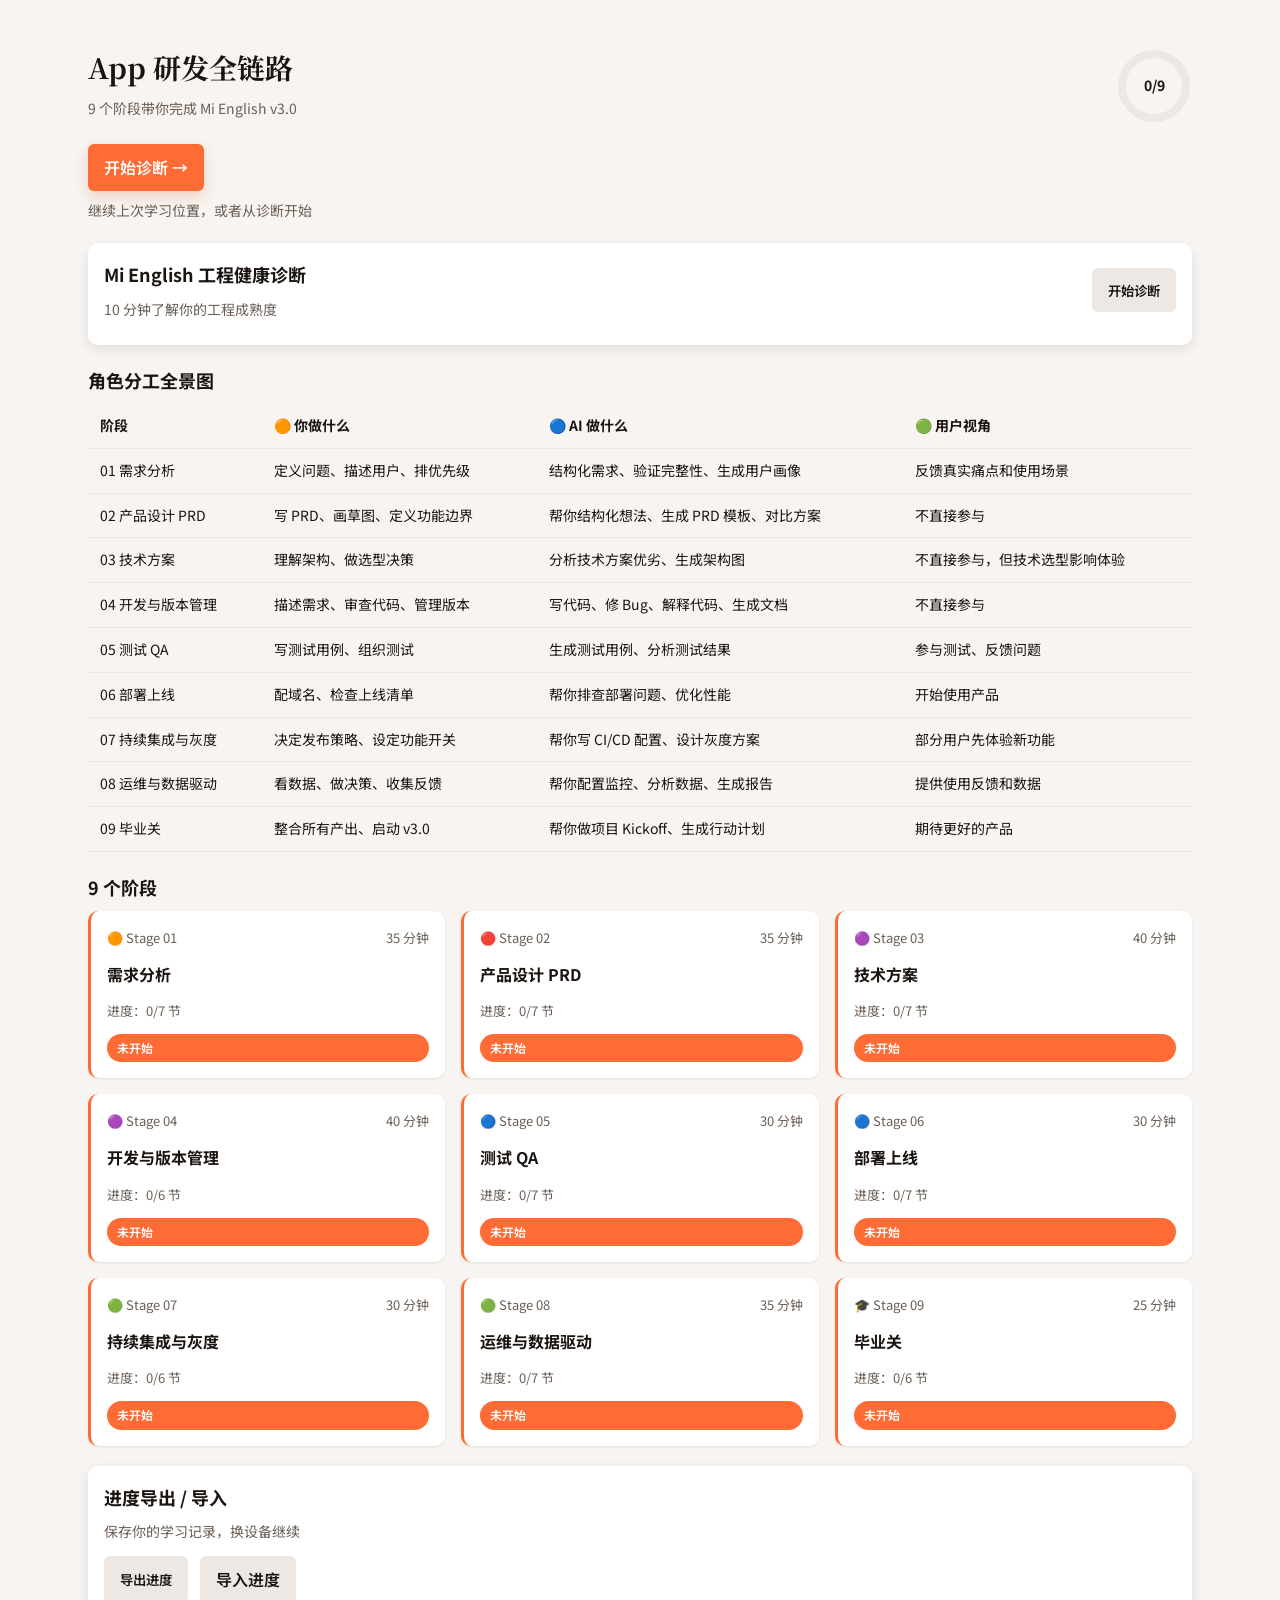
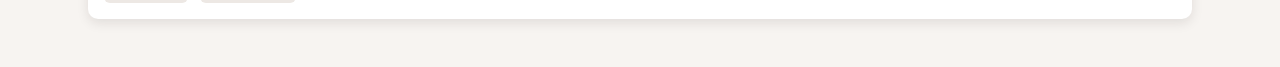
<file: index.html>
<!DOCTYPE html>
<html lang="zh-CN">
<head>
  <meta charset="UTF-8" />
  <meta name="viewport" content="width=device-width, initial-scale=1.0" />
  <title>App 研发全链路</title>
  <link rel="preconnect" href="https://fonts.googleapis.com" />
  <link rel="preconnect" href="https://fonts.gstatic.com" crossorigin />
  <link href="https://fonts.googleapis.com/css2?family=Noto+Sans+SC:wght@400;500;700&family=Noto+Serif+SC:wght@600;700&family=JetBrains+Mono:wght@400;500&display=swap" rel="stylesheet" />
  <link rel="stylesheet" href="css/variables.css" />
  <link rel="stylesheet" href="css/global.css?v=3" />
  <link rel="stylesheet" href="css/components.css?v=2" />
</head>
<body data-page="home">
  <div class="container">
    <header class="page-header">
      <div class="title-block">
        <h1>App 研发全链路</h1>
        <p>9 个阶段带你完成 Mi English v3.0</p>
      </div>
      <div class="progress-ring">
        <svg width="76" height="76">
          <circle cx="38" cy="38" r="32" stroke="var(--color-gray-200)" stroke-width="8" fill="none" />
          <circle data-progress cx="38" cy="38" r="32" stroke="var(--color-brand)" stroke-width="8" stroke-linecap="round" fill="none" />
        </svg>
        <div class="progress-text">0/9</div>
      </div>
    </header>

    <section class="cta-section">
      <a id="continue-btn" class="btn primary" href="#diagnosis">开始诊断 →</a>
      <p class="muted">继续上次学习位置，或者从诊断开始</p>
    </section>

    <section id="review-section" class="card review-section" style="display:none;">
      <div class="section-title">今日复训</div>
      <p class="muted">你之前答错过的题，再来挑战一次</p>
      <div class="review-list" style="margin-top:12px;"></div>
      <button class="btn secondary review-clear" style="margin-top:12px;">清空错题记录</button>
    </section>

    <section id="diagnosis" class="card diagnosis-card" data-diagnosis-container>
      <div class="diagnosis-header">
        <div>
          <div class="section-title">Mi English 工程健康诊断</div>
          <p class="muted">10 分钟了解你的工程成熟度</p>
        </div>
        <button class="btn secondary" data-diagnosis-toggle>开始诊断</button>
      </div>
      <div id="diagnosis-card" class="collapsible" data-diagnosis-panel>
        <div class="muted loading" data-diagnosis-loading>
          <span class="loading-spinner" aria-hidden="true"></span>
          <span>点击开始加载诊断</span>
        </div>
        <div data-diagnosis-content></div>
      </div>
    </section>

    <section class="roles-table">
      <div class="section-title">角色分工全景图</div>
      <div id="roles-table"></div>
    </section>

    <section>
      <div class="section-title">9 个阶段</div>
      <div id="stages-grid" class="stages-grid"></div>
    </section>

    <section class="card" style="margin-top:20px;">
      <div class="section-title">进度导出 / 导入</div>
      <p class="muted">保存你的学习记录，换设备继续</p>
      <div style="display:flex; gap:12px; flex-wrap:wrap; margin-top:12px;">
        <button id="export-progress" class="btn secondary">导出进度</button>
        <label class="btn secondary">
          导入进度
          <input id="import-progress" type="file" accept="application/json" style="display:none;" />
        </label>
      </div>
    </section>
  </div>

  <nav class="bottom-nav">
    <a href="index.html" data-page="home"><span class="nav-icon">🏠</span><span>首页</span></a>
    <a href="#diagnosis" data-page="lab"><span class="nav-icon">🧪</span><span>诊断</span></a>
    <a href="#stages-grid" data-page="glossary"><span class="nav-icon">📖</span><span>阶段</span></a>
    <a href="#export-progress" data-page="progress"><span class="nav-icon">📊</span><span>进度</span></a>
  </nav>

  <script src="js/app.js?v=2"></script>
  <script src="js/diagnosis.js?v=2"></script>
  <script src="js/index.js?v=2"></script>
</body>
</html>
</file>
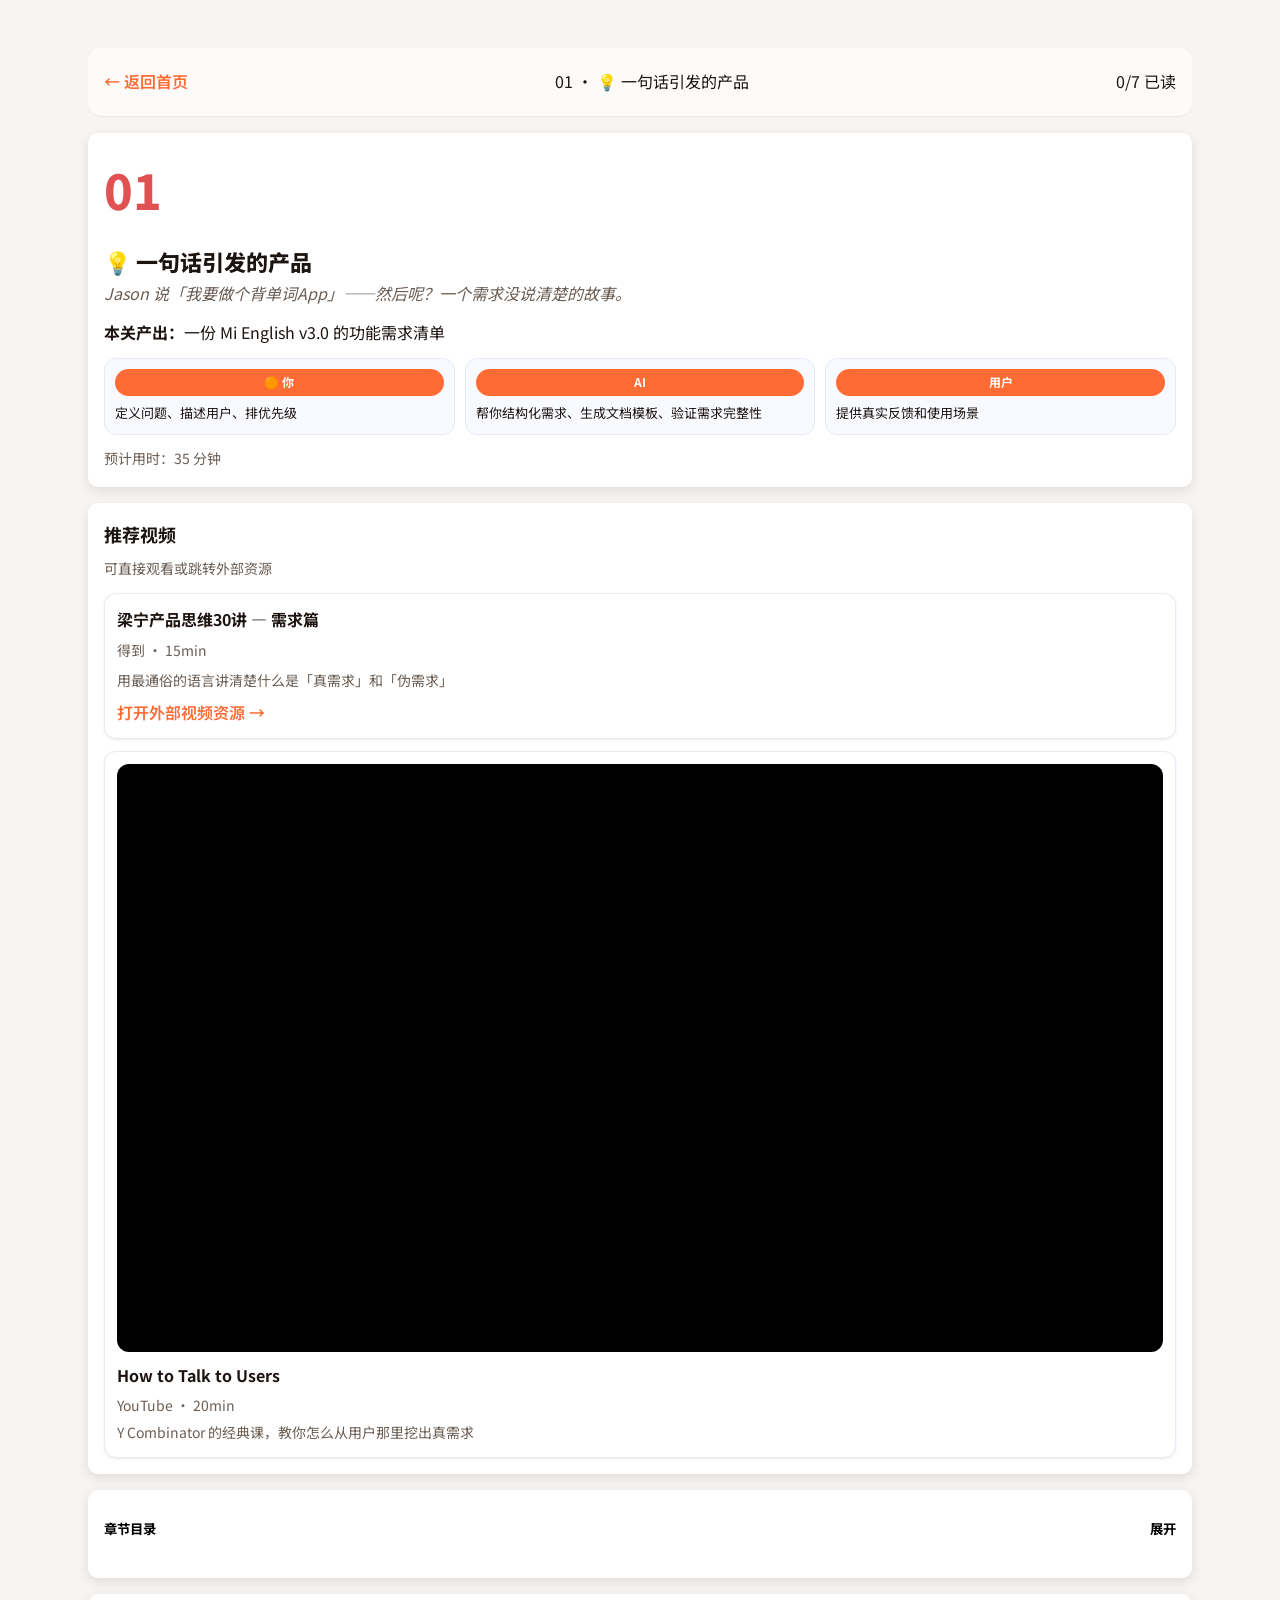
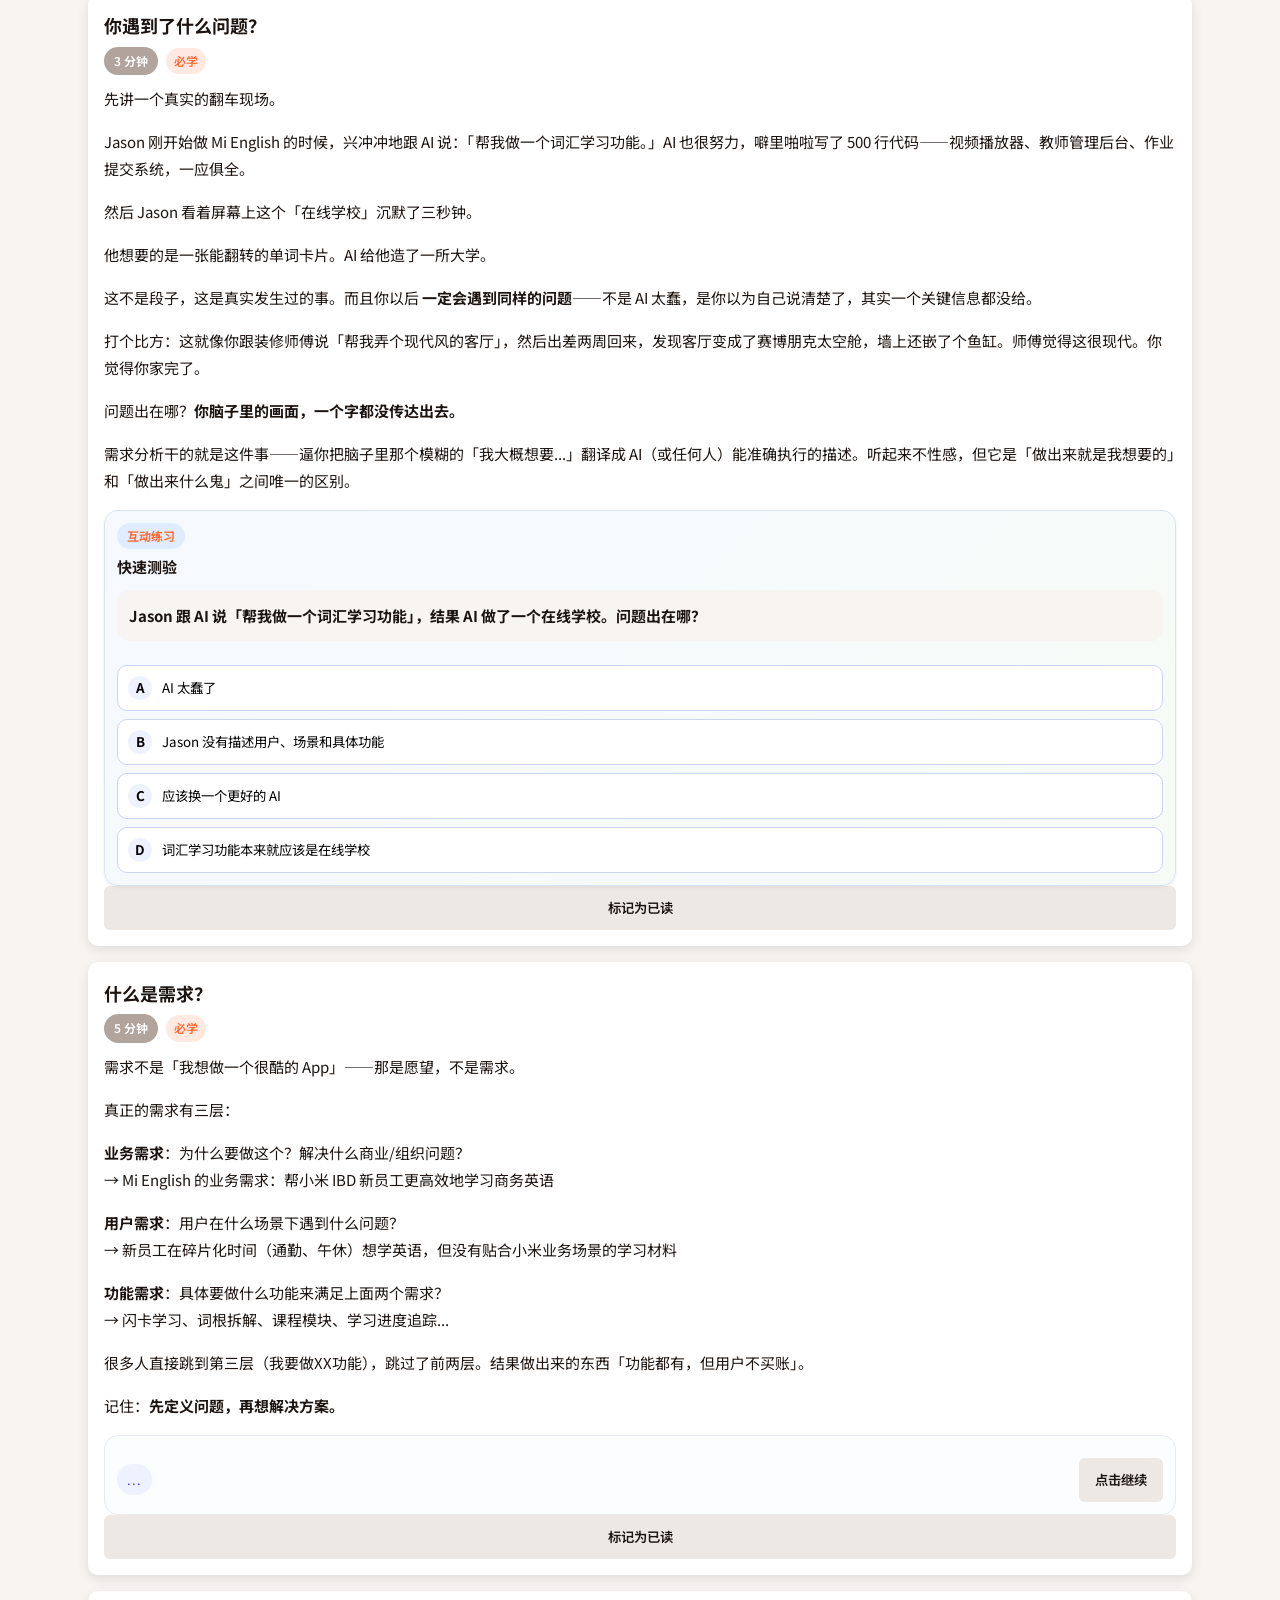
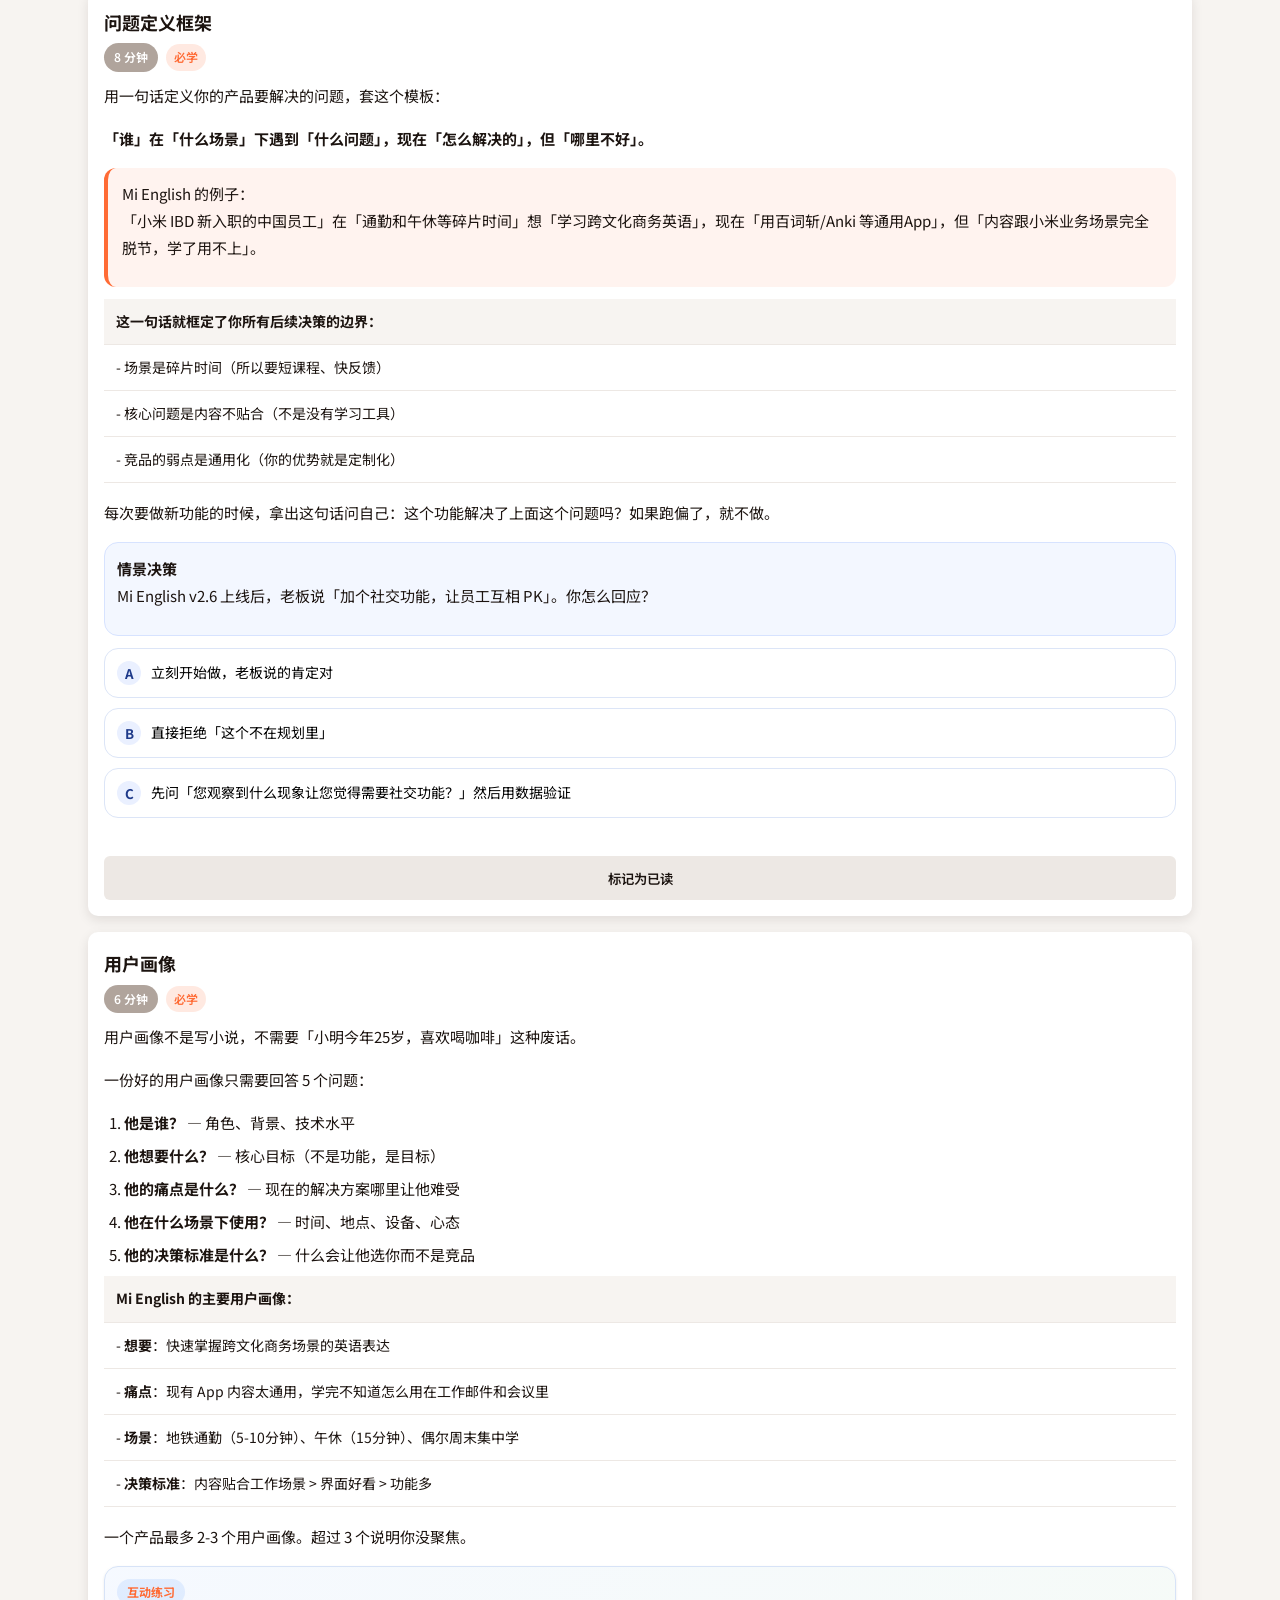
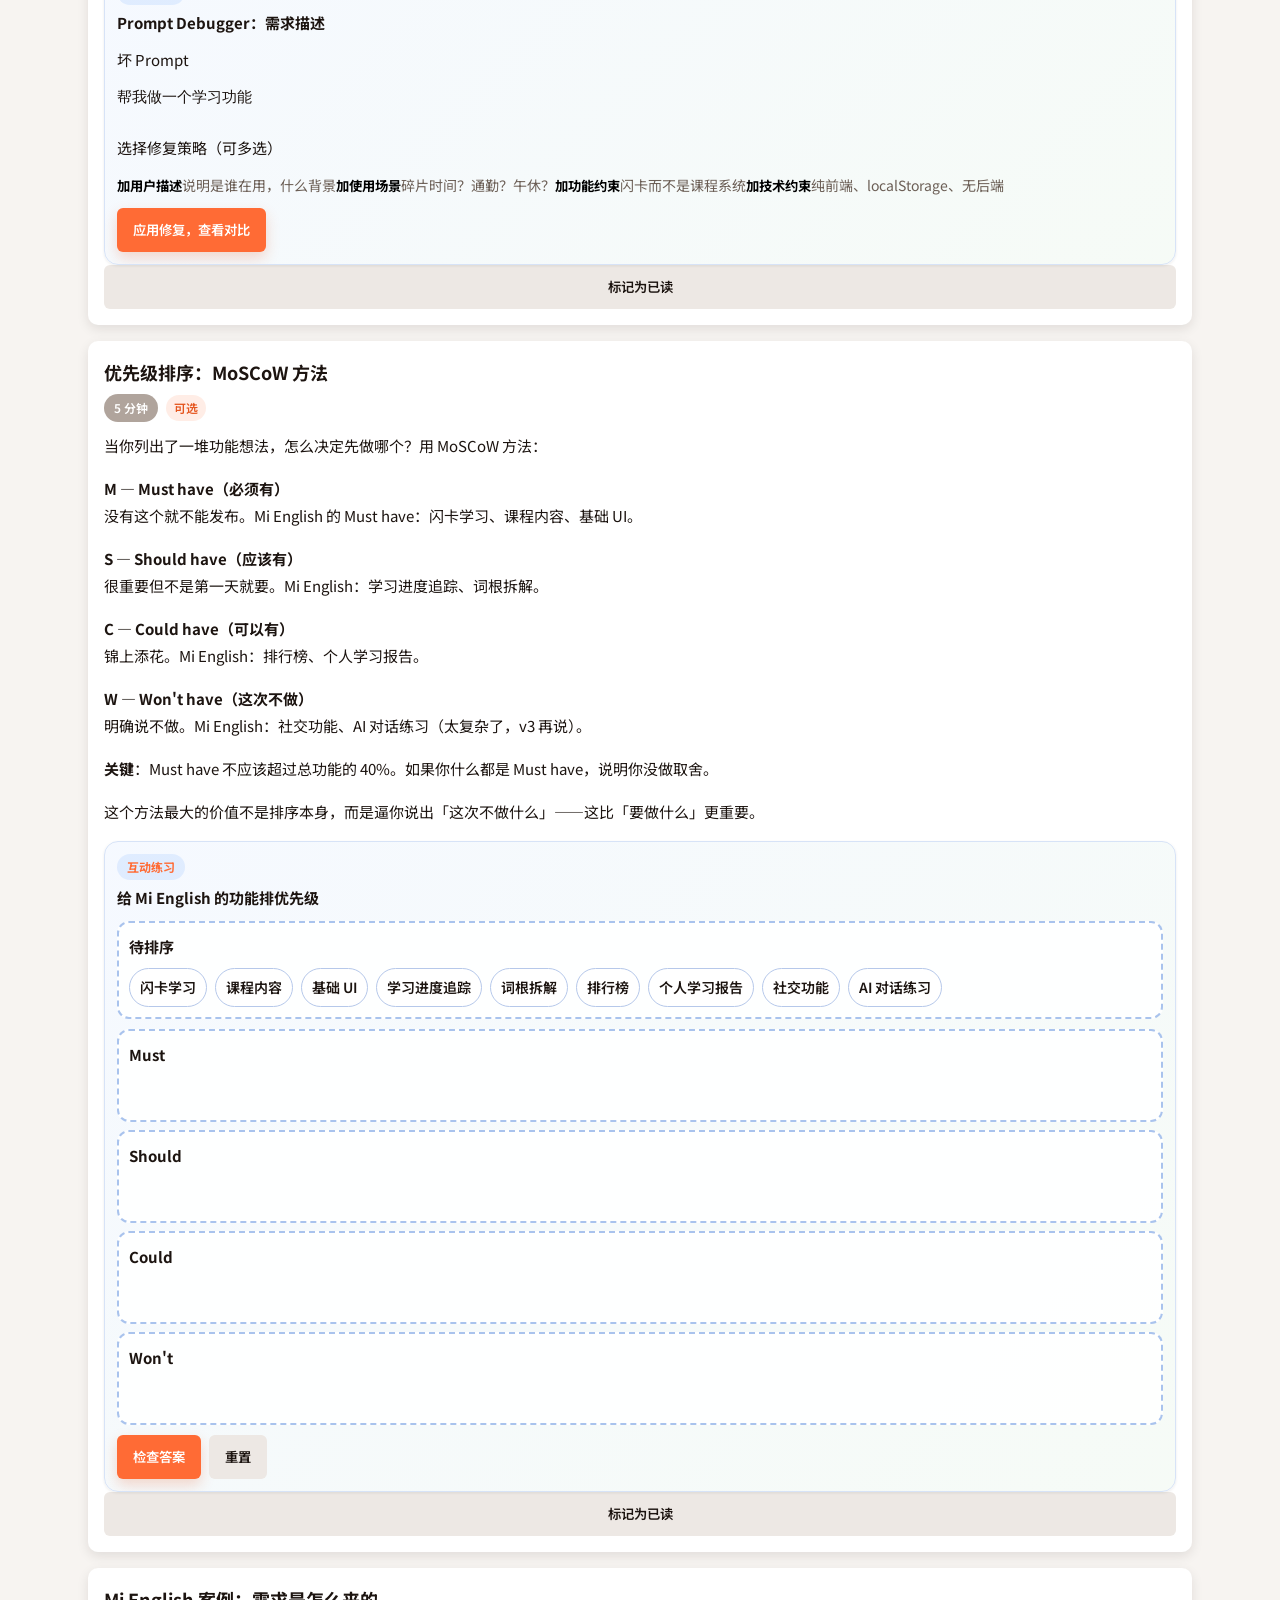
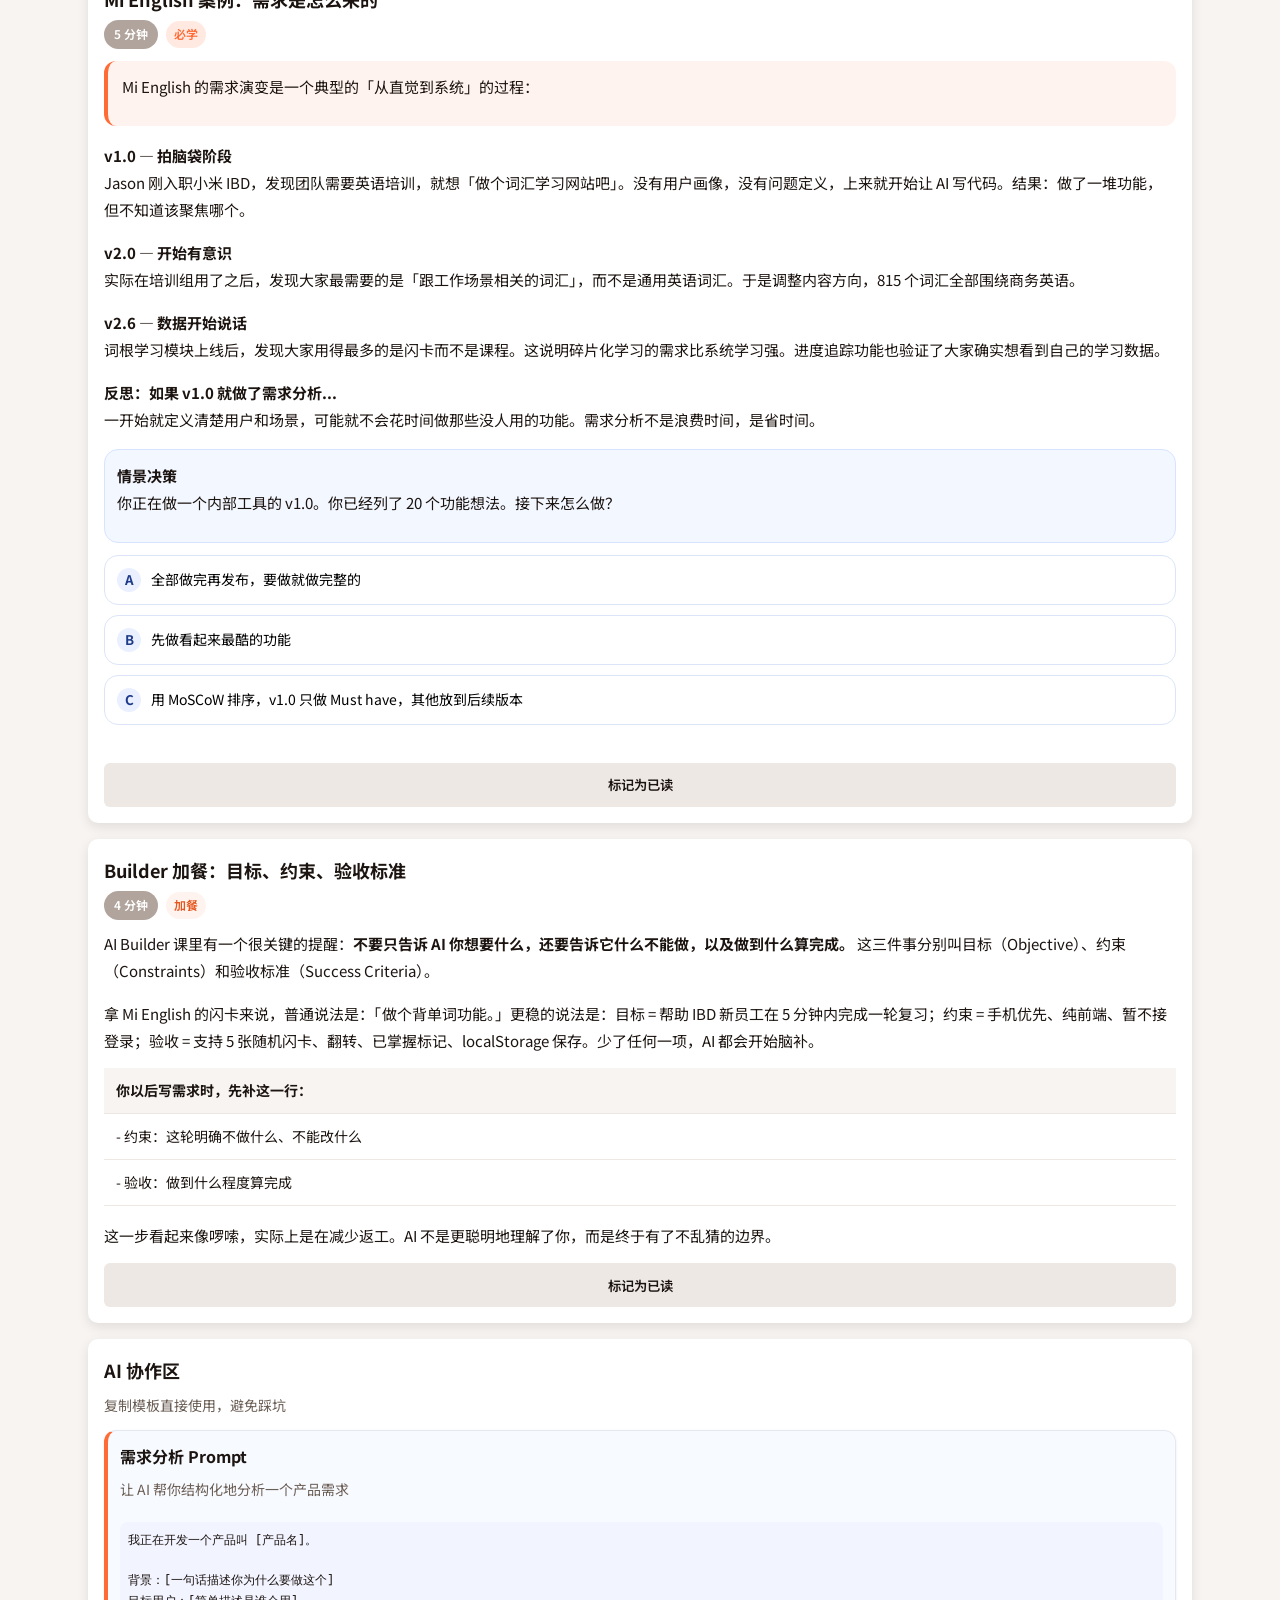
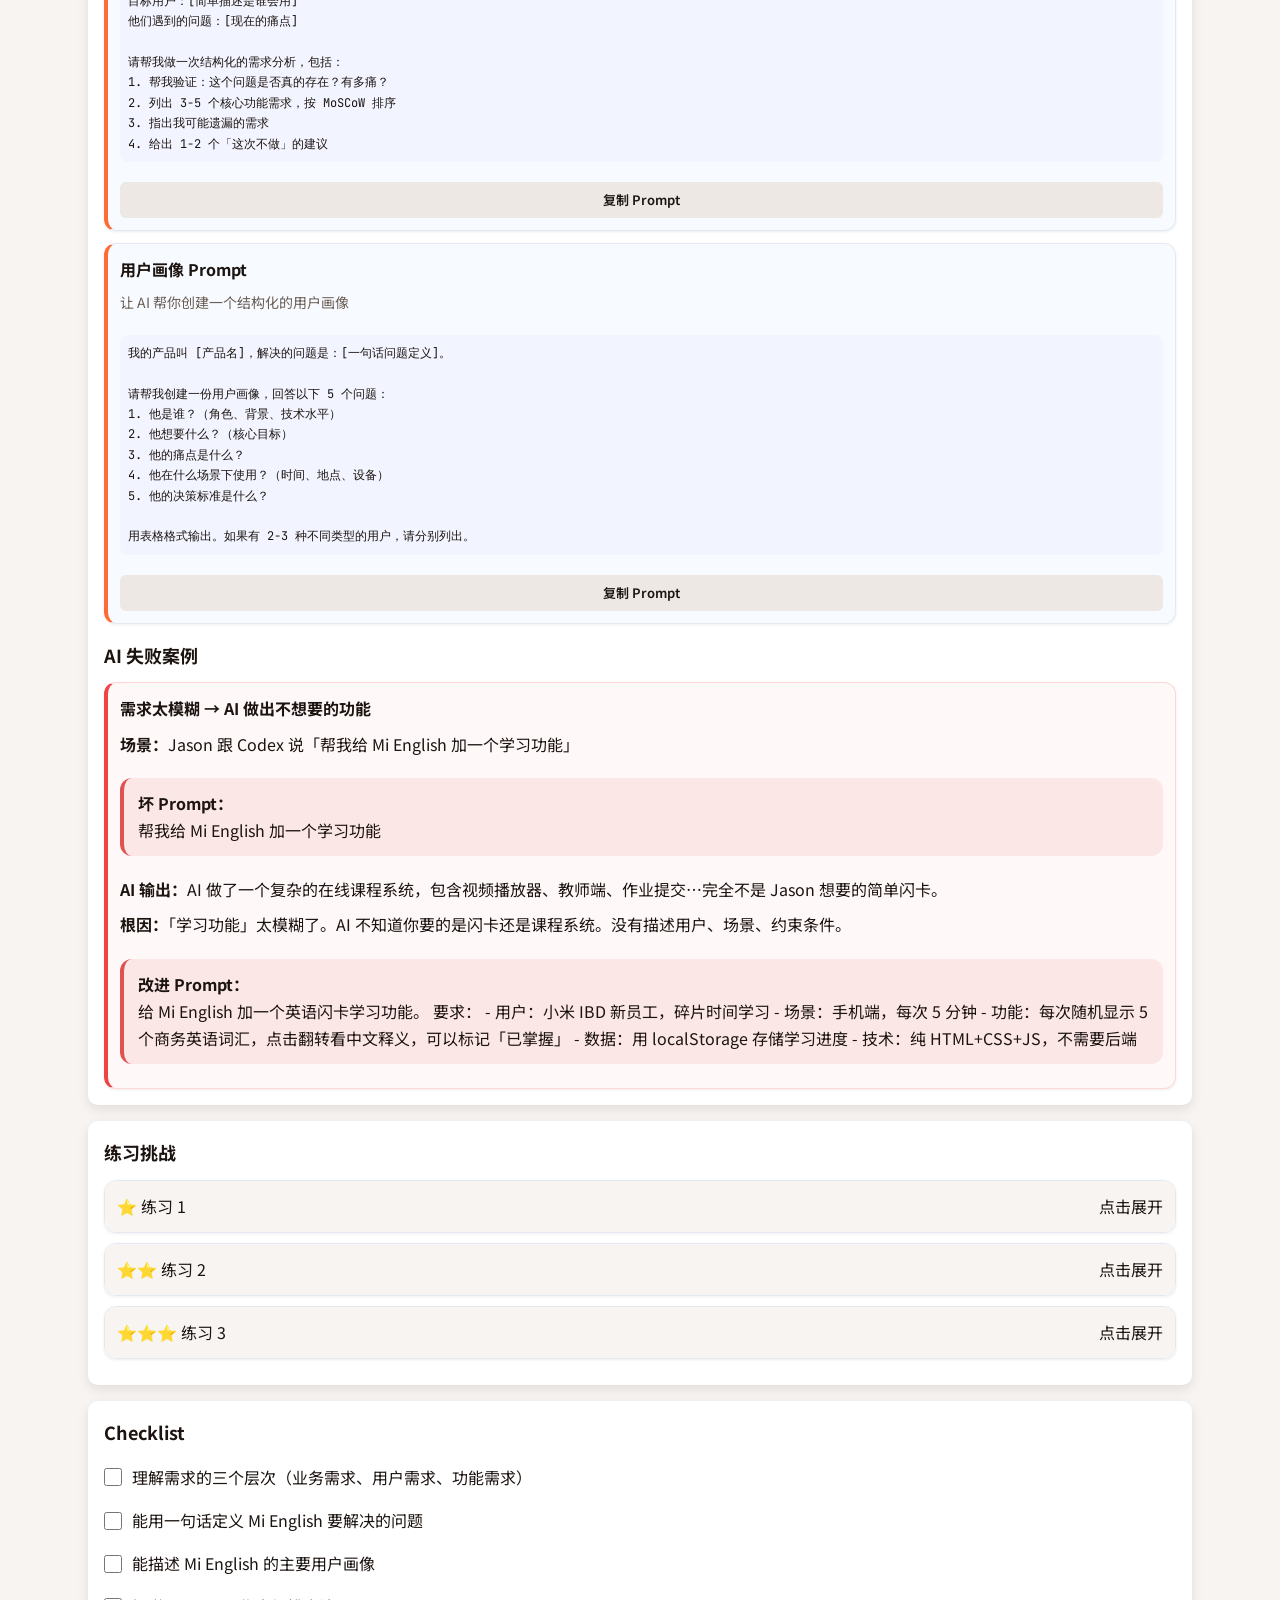
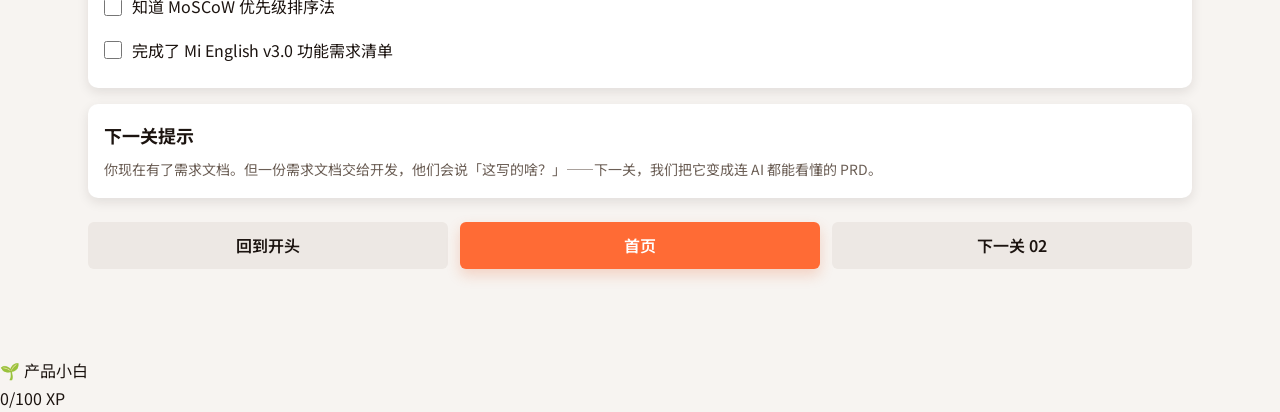
<file: stage.html>
<!DOCTYPE html>
<html lang="zh-CN">
<head>
  <meta charset="UTF-8" />
  <meta name="viewport" content="width=device-width, initial-scale=1.0" />
  <title>阶段详情</title>
  <link rel="preconnect" href="https://fonts.googleapis.com" />
  <link rel="preconnect" href="https://fonts.gstatic.com" crossorigin />
  <link href="https://fonts.googleapis.com/css2?family=Noto+Sans+SC:wght@400;500;700&family=Noto+Serif+SC:wght@600;700&family=JetBrains+Mono:wght@400;500&display=swap" rel="stylesheet" />
  <link rel="stylesheet" href="css/variables.css" />
  <link rel="stylesheet" href="css/global.css?v=3" />
  <link rel="stylesheet" href="css/components-v2.css" />
</head>
<body data-page="stage">
  <div class="container" id="stage-content">
    <div class="top-nav">
      <a class="back-link" href="index.html">← 返回首页</a>
      <div data-stage-title>阶段</div>
      <div data-stage-progress>0/0 已读</div>
    </div>

    <section id="stage-hero" class="card hero"></section>
    <section id="stage-videos" class="card" style="margin-bottom:16px;"></section>

    <section id="stage-toc" class="card" style="margin-bottom:16px;">
      <button id="toc-toggle" class="collapsible-toggle">
        <span>章节目录</span>
        <span>展开</span>
      </button>
      <div id="toc-panel" class="collapsible" style="margin-top:12px;">
        <div id="toc-list" style="display:grid; gap:10px;"></div>
      </div>
    </section>

    <div id="sections-container"></div>

    <section id="stage-prompts" class="card" style="margin-bottom:16px;">
      <div class="section-title">AI 协作区</div>
      <p class="muted">复制模板直接使用，避免踩坑</p>
      <div id="prompt-templates" style="display:grid; gap:12px; margin-top:12px;"></div>
      <div style="height:16px;"></div>
      <div class="section-title">AI 失败案例</div>
      <div id="ai-fails" style="display:grid; gap:12px; margin-top:12px;"></div>
    </section>

    <section id="stage-exercises" class="card" style="margin-bottom:16px;">
      <div class="section-title">练习挑战</div>
      <div id="exercise-list" style="margin-top:12px;"></div>
    </section>

    <section id="stage-checklist" class="card" style="margin-bottom:16px;">
      <div class="section-title">Checklist</div>
      <div id="checklist"></div>
    </section>

    <section id="stage-next" class="card" style="margin-bottom:16px;">
      <div class="section-title">下一关提示</div>
      <p id="stage-link" class="muted"></p>
    </section>

    <div id="bottom-stage-nav" class="bottom-stage-nav"></div>

    <div id="stage-loading" class="muted loading">
      <span class="loading-spinner" aria-hidden="true"></span>
      <span>加载中...</span>
    </div>
  </div>

  <nav class="bottom-nav">
    <a href="index.html" data-page="home"><span class="nav-icon">🏠</span><span>首页</span></a>
    <a href="#stage-prompts" data-page="lab"><span class="nav-icon">🧪</span><span>AI 协作</span></a>
    <a href="#stage-toc" data-page="glossary"><span class="nav-icon">📖</span><span>目录</span></a>
    <a href="#stage-checklist" data-page="progress"><span class="nav-icon">📊</span><span>进度</span></a>
  </nav>

  <script src="js/app.js?v=2"></script>
  <script src="js/rpg.js?v=1"></script>
  <script src="js/glossary-sheet.js?v=1"></script>
  <script src="js/diagrams.js?v=1"></script>
  <script src="js/interactive.js?v=1"></script>
  <script src="js/stage-renderer.js?v=3"></script>
</body>
</html>
</file>
<file: css/variables.css>
:root {
  /* 品牌色 — 只保留一个主色 */
  --color-brand: #FF6B35;
  --color-brand-dark: #E5561F;
  --color-brand-light: #FF8A5C;

  /* 暖灰系统 — 所有灰色带橙调 */
  --color-gray-900: #1C1410;
  --color-gray-800: #2E2520;
  --color-gray-700: #4A3F38;
  --color-gray-600: #6B5E55;
  --color-gray-500: #8C7D73;
  --color-gray-400: #B0A49C;
  --color-gray-300: #D4CBC5;
  --color-gray-200: #EDE8E4;
  --color-gray-100: #F7F4F1;
  --color-gray-50: #FDFCFB;

  /* 功能色（最小化） */
  --color-success: #4CAF7D;
  --color-error: #E05252;

  /* 背景 */
  --bg-primary: var(--color-gray-100);
  --bg-card: #FFFFFF;
  --bg-code: var(--color-gray-900);

  /* 文字 */
  --text-primary: var(--color-gray-900);
  --text-secondary: var(--color-gray-600);
  --text-muted: var(--color-gray-400);

  /* 阴影 */
  --shadow-sm: 0 1px 3px rgba(28, 20, 16, 0.08);
  --shadow-md: 0 4px 12px rgba(28, 20, 16, 0.10);
  --shadow-lg: 0 12px 32px rgba(28, 20, 16, 0.12);

  /* 圆角 */
  --radius-card: 10px;
  --radius-button: 6px;
  --radius-sm: 4px;

  /* 间距 */
  --spacing-page-desktop: 48px;
  --spacing-page-mobile: 20px;
  --bottom-nav-height: 56px;
  --bottom-safe-area: env(safe-area-inset-bottom, 0px);
  --bottom-nav-total: calc(var(--bottom-nav-height) + var(--bottom-safe-area));

  /* 字体 */
  --font-family: 'Noto Sans SC', 'PingFang SC', system-ui, sans-serif;
  --font-display: 'Noto Serif SC', 'PingFang SC', Georgia, serif;
  --font-mono: 'JetBrains Mono', 'Menlo', monospace;
}
</file>
<file: css/global.css>
* {
  box-sizing: border-box;
  margin: 0;
  padding: 0;
}

html, body {
  height: 100%;
}

html {
  scroll-behavior: smooth;
}

body {
  font-family: var(--font-family);
  background: var(--bg-primary);
  color: var(--text-primary);
  line-height: 1.7;
}

h1 {
  font-family: var(--font-display);
  line-height: 1.2;
}

img {
  max-width: 100%;
  display: block;
}

a {
  color: inherit;
  text-decoration: none;
}

button {
  font-family: inherit;
  border: none;
  background: none;
  cursor: pointer;
}

.container {
  width: 100%;
  margin: 0 auto;
  padding: var(--spacing-page-mobile);
  padding-bottom: calc(var(--bottom-nav-total) + 24px);
}

.page-header {
  display: flex;
  align-items: center;
  justify-content: space-between;
  gap: 16px;
  margin-bottom: 20px;
}

.title-block h1 {
  font-size: 24px;
  font-weight: 700;
  line-height: 1.2;
}

.title-block p {
  color: var(--text-secondary);
  margin-top: 12px;
  font-size: 14px;
}

.card {
  background: var(--bg-card);
  border-radius: var(--radius-card);
  padding: 16px;
  box-shadow: var(--shadow-md);
}

.btn {
  display: inline-flex;
  align-items: center;
  justify-content: center;
  min-height: 44px;
  padding: 10px 16px;
  border-radius: var(--radius-button);
  font-weight: 600;
  transition: transform 200ms ease, box-shadow 200ms ease, background 200ms ease;
  text-align: center;
}

.btn.primary {
  color: #fff;
  background: var(--color-brand);
  box-shadow: 0 6px 14px rgba(229, 86, 31, 0.22);
}

@media (hover: hover) {
  .btn.primary:hover {
    background: var(--color-brand-dark);
    box-shadow: 0 10px 20px rgba(229, 86, 31, 0.26);
  }
}

.btn.secondary {
  color: var(--text-primary);
  background: var(--color-gray-200);
}

.btn:active {
  transform: scale(0.98);
}

.badge {
  display: inline-flex;
  align-items: center;
  gap: 6px;
  padding: 4px 10px;
  border-radius: 999px;
  font-size: 12px;
  font-weight: 600;
  color: #fff;
  background: var(--color-brand);
}

.badge.gray {
  background: var(--color-gray-400);
  color: #fff;
}

.badge.status-upcoming {
  background: var(--color-gray-700);
  color: #fff;
}

.badge.status-not-started {
  background: var(--color-gray-800);
  color: #fff;
}

.tag {
  display: inline-flex;
  padding: 3px 8px;
  border-radius: 999px;
  font-size: 12px;
  font-weight: 600;
  background: var(--color-gray-200);
  color: var(--text-secondary);
}

.tag.critical {
  background: rgba(255, 107, 53, 0.15);
  color: var(--color-brand);
}

.tag.optional {
  background: rgba(255, 107, 53, 0.12);
  color: var(--color-brand-dark);
}

.tag.extend {
  background: rgba(255, 107, 53, 0.08);
  color: var(--color-brand-dark);
}

.progress-ring {
  position: relative;
  width: 76px;
  height: 76px;
}

.progress-ring svg {
  transform: rotate(-90deg);
}

.progress-ring .progress-text {
  position: absolute;
  inset: 0;
  display: flex;
  align-items: center;
  justify-content: center;
  font-weight: 700;
  font-size: 14px;
}

.section-title {
  font-size: 18px;
  font-weight: 700;
  margin-bottom: 8px;
}

.muted {
  color: var(--text-secondary);
  font-size: 14px;
}

.bottom-nav {
  position: fixed;
  bottom: 0;
  left: 0;
  right: 0;
  min-height: var(--bottom-nav-height);
  height: auto;
  padding-bottom: var(--bottom-safe-area);
  background: var(--color-gray-50);
  border-top: 1px solid var(--color-gray-200);
  display: grid;
  grid-template-columns: repeat(4, 1fr);
  z-index: 10;
}

.bottom-nav a {
  display: flex;
  flex-direction: column;
  align-items: center;
  justify-content: center;
  font-size: 11px;
  color: var(--text-muted);
  gap: 2px;
  min-height: 44px;
  transition: color 150ms ease;
}

.bottom-nav a .nav-icon {
  font-size: 20px;
  line-height: 1;
}

.bottom-nav a.active {
  color: var(--color-brand);
  font-weight: 700;
}

.collapsible {
  overflow: hidden;
  max-height: 0;
  transition: max-height 200ms ease;
}

.collapsible.open {
  max-height: none;
  overflow: visible;
}

.collapsible-toggle {
  width: 100%;
  display: flex;
  align-items: center;
  justify-content: space-between;
  font-weight: 700;
  min-height: 44px;
}

.code-block {
  background: var(--bg-code);
  color: #E5E7EB;
  padding: 16px 18px;
  border-radius: 12px;
  font-family: var(--font-mono);
  font-size: 13px;
  overflow-x: auto;
}

pre {
  margin: 12px 0;
}

.inline-code {
  font-family: var(--font-mono);
  background: var(--color-gray-200);
  padding: 2px 6px;
  border-radius: 6px;
  font-size: 13px;
}

.callout {
  border-radius: 12px;
  padding: 12px 14px;
  background: rgba(255, 107, 53, 0.08);
  border-left: 4px solid var(--color-brand);
  border-top: none;
  border-right: none;
  border-bottom: none;
  margin: 12px 0;
}

.callout.mi {
  background: rgba(255, 107, 53, 0.08);
  border-left-color: var(--color-brand);
}

.callout.ai-fail,
.callout.fail {
  background: rgba(224, 82, 82, 0.1);
  border-left-color: var(--color-error);
}

.loading {
  display: inline-flex;
  align-items: center;
  gap: 10px;
  font-size: 14px;
}

.loading[hidden] {
  display: none;
}

.loading-spinner {
  width: 16px;
  height: 16px;
  border-radius: 50%;
  border: 2px solid rgba(148, 163, 184, 0.4);
  border-top-color: var(--color-brand);
  animation: spin 0.8s linear infinite;
}

.loading-error {
  color: var(--color-gray-800);
}

.loading-actions {
  margin-top: 8px;
  display: flex;
  gap: 8px;
  flex-wrap: wrap;
}

@keyframes spin {
  to {
    transform: rotate(360deg);
  }
}

.table-wrapper {
  width: 100%;
  overflow-x: auto;
  -webkit-overflow-scrolling: touch;
  margin: 8px 0 14px;
  position: relative;
}

/* Scroll hint gradient on right edge */
.table-wrapper::after {
  content: '';
  position: absolute;
  right: 0;
  top: 0;
  bottom: 0;
  width: 24px;
  background: linear-gradient(to right, transparent, rgba(0,0,0,0.04));
  pointer-events: none;
  border-radius: 0 8px 8px 0;
  opacity: 0;
  transition: opacity 160ms ease;
}

.table-wrapper.is-overflowing::after {
  opacity: 1;
}

.table-scroll-hint {
  display: none;
  margin: 10px 0 2px;
  font-size: 12px;
  color: var(--text-secondary);
}

.table-scroll-hint.is-visible {
  display: block;
}

.table-wrapper table {
  width: 100%;
  border-collapse: collapse;
  min-width: 420px;
}

.table-wrapper th,
.table-wrapper td {
  padding: 10px 12px;
  border-bottom: 1px solid var(--color-gray-200);
  text-align: left;
  font-size: 14px;
}

.table-wrapper th {
  background: var(--color-gray-100);
  font-weight: 700;
}

@media (min-width: 768px) {
  .container {
    padding: 32px;
    padding-bottom: 64px;
  }

  .title-block h1 {
    font-size: 28px;
  }

  .bottom-nav {
    display: none;
  }

  .table-scroll-hint {
    display: none !important;
  }
}

@media (min-width: 1024px) {
  .container {
    padding: var(--spacing-page-desktop);
    max-width: 1200px;
  }
}

@media (max-width: 420px) {
  .table-wrapper th,
  .table-wrapper td {
    font-size: 12px;
    padding: 8px 10px;
    line-height: 1.4;
    vertical-align: top;
  }
}

/* Ensure all text is selectable */
body, .card, .section-content, .prompt-card, .ai-fail-card, .callout, .quiz-result {
  -webkit-user-select: text;
  user-select: text;
}

/* Mobile overflow prevention */
.section-content pre,
.section-content .code-block {
  max-width: 100%;
  overflow-x: auto;
}

.section-content {
  overflow-wrap: break-word;
  word-break: break-word;
}
</file>
<file: css/components.css>
.cta-section {
  margin-bottom: 20px;
}

.cta-section .btn {
  width: 100%;
  margin-bottom: 8px;
}

.diagnosis-card {
  margin: 20px 0;
}

.diagnosis-card .diagnosis-header {
  display: flex;
  align-items: center;
  justify-content: space-between;
  gap: 12px;
  margin-bottom: 8px;
}

.quiz-question {
  margin-top: 16px;
  padding: 12px;
  background: var(--color-gray-100);
  border-radius: 12px;
}

.quiz-question h4 {
  font-size: 15px;
  margin-bottom: 8px;
}

.quiz-options {
  display: grid;
  gap: 8px;
}

.quiz-options label {
  display: flex;
  align-items: center;
  gap: 8px;
  font-size: 14px;
  min-height: 44px;
}

.quiz-result {
  margin-top: 16px;
  padding: 12px;
  border-radius: 12px;
  background: #F0F7FF;
}

.decision-block {
  display: grid;
  gap: 12px;
}

.decision-scenario {
  border: 1px solid #D7E3FF;
  background: #F3F7FF;
  border-radius: 14px;
  padding: 12px;
}

.decision-scenario p {
  margin: 6px 0 0;
}

.decision-options {
  display: grid;
  gap: 10px;
}

.decision-option {
  width: 100%;
  text-align: left;
  border: 1px solid #DCE5F7;
  border-radius: 14px;
  background: #fff;
  padding: 12px;
  display: flex;
  align-items: flex-start;
  gap: 10px;
  transition: border-color 200ms ease, transform 200ms ease, box-shadow 200ms ease;
}

.decision-option:disabled {
  opacity: 1;
}

.decision-option.selected {
  border-color: var(--color-brand);
  box-shadow: 0 6px 16px rgba(68, 138, 255, 0.16);
}

.decision-option.best {
  border-color: #2E7D32;
  background: #F2FBF3;
}

.decision-option.non-best {
  border-color: #FB8C00;
  background: #FFF7ED;
}

.decision-label {
  width: 24px;
  height: 24px;
  border-radius: 50%;
  display: inline-flex;
  align-items: center;
  justify-content: center;
  font-weight: 700;
  color: #1E3A8A;
  background: #EAF0FF;
  flex-shrink: 0;
}

.decision-text {
  font-size: 14px;
  line-height: 1.6;
}

.decision-feedback {
  border-radius: 12px;
  border: 1px solid #DCE5F7;
  background: #F8FAFF;
  padding: 12px;
  max-height: 0;
  opacity: 0;
  overflow: hidden;
  transform: translateY(-6px);
  transition: max-height 280ms ease, opacity 220ms ease, transform 220ms ease, margin-top 220ms ease, padding 220ms ease;
  margin-top: 0;
}

.decision-feedback.show {
  max-height: 640px;
  opacity: 1;
  transform: translateY(0);
  margin-top: 2px;
}

.decision-result-text {
  margin: 0;
}

.decision-xp {
  margin-top: 8px;
  display: inline-flex;
  align-items: center;
  padding: 4px 10px;
  border-radius: 999px;
  background: #E3F2FD;
  color: #0D47A1;
  font-weight: 700;
  font-size: 12px;
}

.decision-option.shake {
  animation: decision-shake 360ms ease;
}

@keyframes decision-shake {
  0%, 100% { transform: translateX(0); }
  20% { transform: translateX(-3px); }
  40% { transform: translateX(3px); }
  60% { transform: translateX(-2px); }
  80% { transform: translateX(2px); }
}

.chat-block {
  border: 1px solid #E5EAF3;
  border-radius: 14px;
  background: #FCFDFF;
  padding: 12px;
  display: grid;
  gap: 10px;
}

.chat-messages {
  display: grid;
  gap: 8px;
}

.chat-row {
  display: flex;
  animation: chat-slide-in 200ms ease;
}

.chat-row.role-pm {
  justify-content: flex-end;
}

.chat-row.role-dev,
.chat-row.role-ai {
  justify-content: flex-start;
}

.chat-row.role-narrator {
  justify-content: center;
}

.chat-bubble {
  max-width: min(85%, 560px);
  border-radius: 14px;
  padding: 8px 12px;
  display: grid;
  gap: 4px;
  line-height: 1.6;
  font-size: 14px;
}

.chat-name {
  font-size: 12px;
  opacity: 0.85;
}

.chat-row.role-pm .chat-bubble {
  background: var(--color-brand);
  color: #fff;
  border-bottom-right-radius: 4px;
}

.chat-row.role-dev .chat-bubble {
  background: #F0F0F0;
  color: #1F2937;
  border-bottom-left-radius: 4px;
}

.chat-row.role-ai .chat-bubble {
  background: var(--color-brand-dark);
  color: #fff;
  border-bottom-left-radius: 4px;
}

.chat-ai-icon {
  margin-right: 6px;
}

.chat-narrator {
  margin: 2px 0;
  font-size: 13px;
  color: #6B7280;
  font-style: italic;
  text-align: center;
}

.chat-controls {
  display: flex;
  align-items: center;
  justify-content: space-between;
  gap: 10px;
}

.chat-typing {
  min-height: 24px;
  display: inline-flex;
  align-items: center;
  padding: 4px 10px;
  border-radius: 999px;
  background: #EEF2FF;
  color: #4F46E5;
  font-size: 13px;
  letter-spacing: 1px;
}

@keyframes chat-slide-in {
  from {
    opacity: 0;
    transform: translateY(8px);
  }
  to {
    opacity: 1;
    transform: translateY(0);
  }
}

.roles-table {
  margin: 20px 0;
}

.stages-grid {
  display: grid;
  gap: 16px;
}

.stage-card {
  display: flex;
  flex-direction: column;
  gap: 12px;
  cursor: pointer;
  border-top: none !important;
  border-left: 3px solid var(--color-brand);
  background: var(--bg-card);
  box-shadow: var(--shadow-sm);
  transition: transform 200ms ease, box-shadow 200ms ease;
}

.stage-card:active {
  transform: scale(0.98);
}

@media (hover: hover) {
  .stage-card:hover {
    transform: translateY(-2px);
    box-shadow: var(--shadow-lg);
  }
}

.stage-card .badge {
  background: var(--color-brand) !important;
}

.stage-meta {
  display: flex;
  align-items: center;
  justify-content: space-between;
  font-size: 13px;
  color: var(--text-secondary);
}

.stage-title {
  font-size: 16px;
  font-weight: 700;
}

.stage-status {
  align-self: flex-start;
}

@media (min-width: 768px) {
  .stages-grid {
    grid-template-columns: repeat(2, 1fr);
  }

  .cta-section .btn {
    width: auto;
  }
}

@media (min-width: 1024px) {
  .stages-grid {
    grid-template-columns: repeat(3, 1fr);
  }
}

.top-nav {
  display: flex;
  align-items: center;
  gap: 12px;
  margin-bottom: 16px;
  justify-content: space-between;
  flex-wrap: wrap;
  position: sticky;
  top: 0;
  z-index: 20;
  padding: 12px 16px;
  margin-left: -16px;
  margin-right: -16px;
  background: rgba(253, 252, 251, 0.9);
  backdrop-filter: blur(12px);
  border-bottom: 1px solid var(--color-gray-200);
}

.top-nav .back-link {
  color: var(--color-brand);
  font-weight: 600;
  display: inline-flex;
  align-items: center;
  min-height: 44px;
}

.hero {
  display: grid;
  gap: 12px;
  margin-bottom: 16px;
}

.hero .hero-title {
  font-size: 22px;
  font-weight: 800;
}

.hero .hero-number {
  font-size: 48px;
  font-weight: 800;
  color: var(--color-error);
}

.hero .hook {
  font-style: italic;
  color: var(--text-secondary);
}

.stage-hero-image {
  width: 100%;
  border-radius: 12px;
  aspect-ratio: 16 / 9;
  object-fit: cover;
  box-shadow: var(--shadow-sm);
}

.role-grid {
  display: grid;
  grid-template-columns: 1fr;
  gap: 10px;
}

.role-chip {
  border: 1px solid #E5EAF3;
  border-radius: 12px;
  padding: 10px;
  background: #F8FAFF;
  display: grid;
  gap: 6px;
}

.role-chip-label {
  display: inline-flex;
  align-items: center;
  justify-content: center;
  align-self: flex-start;
  color: #fff;
  border-radius: 999px;
  padding: 3px 10px;
  font-size: 12px;
  font-weight: 700;
}

.role-chip p {
  margin: 0;
  font-size: 13px;
  line-height: 1.7;
}

.section-card {
  margin-bottom: 16px;
}

.section-card h2 {
  font-size: 18px;
  margin-bottom: 6px;
}

.section-meta {
  display: flex;
  align-items: center;
  gap: 8px;
  flex-wrap: wrap;
  margin-bottom: 10px;
}

.section-content {
  line-height: 1.8;
  font-size: 15px;
}

.section-content > .content-block + .content-block {
  margin-top: 16px;
}

.section-content p {
  margin: 0 0 14px;
}

.section-content h3 {
  font-size: 18px;
  margin: 0;
}

.section-content h4 {
  font-size: 16px;
  margin: 0;
  color: #334155;
}

.section-content ul,
.section-content ol {
  padding-left: 1.3em;
}

.section-content li {
  margin: 6px 0;
}

.section-content .markdown-quote {
  margin: 0;
  padding: 10px 12px;
  border-left: 4px solid #94A3B8;
  background: #F8FAFC;
  border-radius: 10px;
  color: #475569;
}

.section-break {
  border: 0;
  border-top: 1px solid #E5EAF3;
}

.video-grid {
  display: grid;
  gap: 12px;
}

.video-card {
  border: 1px solid #E5EAF3;
  border-radius: 12px;
  padding: 12px;
  background: #fff;
  box-shadow: var(--shadow-sm);
}

.video-info {
  margin-top: 10px;
  display: grid;
  gap: 4px;
}

.video-embed {
  position: relative;
  width: 100%;
  aspect-ratio: 16 / 9;
  border-radius: 12px;
  overflow: hidden;
  background: #000;
}

.video-embed iframe {
  width: 100%;
  height: 100%;
  border: 0;
}

.video-link-card {
  display: grid;
  gap: 6px;
  color: inherit;
}

.video-link-arrow {
  color: var(--color-brand);
  font-weight: 600;
}

.fade-in-up {
  animation: fadeInUp 520ms ease both;
}

/* scroll-reveal: opacity/transform set dynamically by JS */

body[data-page="stage"] .scroll-reveal.revealed {
  opacity: 1;
  transform: translateY(0);
  transition: opacity 0.5s ease, transform 0.5s ease;
  transition-delay: var(--reveal-delay, 0ms);
}

body[data-page="stage"] .diagram-container svg path {
  stroke-dasharray: 1000;
  stroke-dashoffset: 1000;
}

body[data-page="stage"] .diagram-container.revealed svg path {
  animation: svgStrokeDraw 1.5s ease-in-out forwards;
}

.section-read {
  width: 100%;
}

.read-indicator {
  width: 8px;
  height: 8px;
  border-radius: 50%;
  background: #CBD5F0;
}

.read-indicator.read {
  background: var(--color-success);
}

.toc-item {
  display: flex;
  align-items: center;
  gap: 10px;
  padding: 8px 10px;
  border-radius: 10px;
  background: var(--color-gray-100);
  font-weight: 600;
  font-size: 14px;
  text-align: left;
  min-height: 44px;
}

.prompt-card {
  border-left: 4px solid var(--color-brand);
  border-top: 1px solid #E4E8F0;
  border-right: 1px solid #E4E8F0;
  border-bottom: 1px solid #E4E8F0;
  border-radius: 12px;
  padding: 12px;
  display: grid;
  gap: 8px;
  background: rgba(68, 138, 255, 0.04);
  box-shadow: var(--shadow-sm);
}

.prompt-card pre {
  white-space: pre-wrap;
  background: #F2F4FF;
  border-radius: 8px;
  padding: 8px;
  font-family: var(--font-mono);
  font-size: 12px;
}

.copy-btn {
  align-self: flex-start;
  font-size: 13px;
  min-height: 36px;
  padding: 6px 14px;
}

.ai-fail-card {
  border-radius: 12px;
  border-left: 4px solid #EF4444;
  border-top: 1px solid rgba(255, 82, 82, 0.2);
  border-right: 1px solid rgba(255, 82, 82, 0.2);
  border-bottom: 1px solid rgba(255, 82, 82, 0.2);
  padding: 12px;
  background: rgba(255, 82, 82, 0.04);
  display: grid;
  gap: 8px;
  box-shadow: var(--shadow-sm);
}

.exercise-panel {
  border-radius: 12px;
  border: 1px solid #E4E8F0;
  margin-bottom: 10px;
  overflow: hidden;
  box-shadow: var(--shadow-sm);
}

.exercise-panel header {
  padding: 12px;
  display: flex;
  justify-content: space-between;
  align-items: center;
  background: var(--color-gray-100);
  min-height: 44px;
}

.exercise-panel .panel-body {
  padding: 12px;
  display: none;
}

.exercise-panel.open .panel-body {
  display: block;
}

.checklist-item {
  display: flex;
  align-items: center;
  gap: 10px;
  padding: 8px 0;
}

.checklist-item input {
  width: 18px;
  height: 18px;
}

.checklist-item.completed span {
  text-decoration: line-through;
  color: var(--text-secondary);
}

.congrats {
  margin-top: 12px;
  padding: 16px;
  background: linear-gradient(135deg, rgba(102, 187, 106, 0.16), rgba(68, 138, 255, 0.08));
  border-radius: 12px;
  font-weight: 600;
  font-size: 16px;
  text-align: center;
  animation: congratsPop 600ms cubic-bezier(0.17, 0.89, 0.32, 1.25);
}

@keyframes congratsPop {
  0% { transform: scale(0.8); opacity: 0; }
  50% { transform: scale(1.05); }
  100% { transform: scale(1); opacity: 1; }
}

/* Confetti burst for celebrations */
.confetti-container {
  position: fixed;
  top: 0;
  left: 0;
  width: 100%;
  height: 100%;
  pointer-events: none;
  z-index: 9999;
  overflow: hidden;
}

.confetti-piece {
  position: absolute;
  width: 10px;
  height: 10px;
  top: -10px;
  animation: confettiFall 2.5s ease-in-out forwards;
}

@keyframes confettiFall {
  0% { transform: translateY(0) rotate(0deg); opacity: 1; }
  100% { transform: translateY(100vh) rotate(720deg); opacity: 0; }
}

/* Score reveal animation */
.score-reveal {
  font-size: 48px;
  font-weight: 800;
  text-align: center;
  animation: scoreCountUp 1s ease-out;
}

@keyframes scoreCountUp {
  0% { transform: scale(0.5); opacity: 0; }
  60% { transform: scale(1.2); }
  100% { transform: scale(1); opacity: 1; }
}

/* Motivational quotes on stage completion */
.motivation-card {
  margin: 16px 0;
  padding: 20px;
  background: linear-gradient(135deg, #667eea 0%, #764ba2 100%);
  color: white;
  border-radius: 16px;
  text-align: center;
}

.motivation-card .quote {
  font-size: 18px;
  font-weight: 600;
  margin-bottom: 8px;
}

.motivation-card .author {
  font-size: 13px;
  opacity: 0.8;
}

.bottom-stage-nav {
  margin: 24px 0 40px;
  display: grid;
  grid-template-columns: repeat(3, 1fr);
  gap: 12px;
}

.bottom-stage-nav a {
  text-align: center;
}

@keyframes fadeInUp {
  from {
    opacity: 0;
    transform: translateY(12px);
  }
  to {
    opacity: 1;
    transform: translateY(0);
  }
}

@keyframes svgStrokeDraw {
  to {
    stroke-dashoffset: 0;
  }
}

@media (prefers-reduced-motion: reduce) {
  .fade-in-up {
    animation: none;
  }

  body[data-page="stage"] .content-block.revealed,
  body[data-page="stage"] .section-card.revealed,
  body[data-page="stage"] .card.revealed,
  body[data-page="stage"] .diagram-container.revealed {
    transition: none;
  }

  body[data-page="stage"] .diagram-container.revealed svg path {
    animation: none;
    stroke-dashoffset: 0;
  }
}

@media (min-width: 768px) {
  .top-nav {
    margin-left: 0;
    margin-right: 0;
    border-radius: 14px;
  }

  .role-grid {
    grid-template-columns: repeat(3, minmax(0, 1fr));
  }
}
.interactive-card {
  position: relative;
  border: 1px solid #D7E3F7;
  border-radius: 14px;
  padding: 12px;
  background: linear-gradient(135deg, rgba(68, 138, 255, 0.05), rgba(102, 187, 106, 0.06));
  box-shadow: var(--shadow-sm);
  overflow: hidden;
}

.interactive-head {
  display: grid;
  gap: 4px;
  margin-bottom: 10px;
}

.interactive-badge {
  display: inline-flex;
  width: fit-content;
  font-size: 12px;
  font-weight: 700;
  color: var(--color-brand);
  background: rgba(68, 138, 255, 0.12);
  border-radius: 999px;
  padding: 2px 10px;
}

.interactive-body {
  display: grid;
  gap: 10px;
}

.interactive-actions {
  display: flex;
  gap: 8px;
  flex-wrap: wrap;
}

.interactive-feedback {
  font-size: 14px;
  border-radius: 10px;
  padding: 8px 10px;
  border: 1px solid transparent;
}

.interactive-feedback.success {
  color: #0F5132;
  background: rgba(102, 187, 106, 0.16);
  border-color: rgba(102, 187, 106, 0.4);
}

.interactive-feedback.error {
  color: #8E1B1B;
  background: rgba(255, 82, 82, 0.12);
  border-color: rgba(255, 82, 82, 0.4);
}

.interactive-card.solved {
  border-color: rgba(102, 187, 106, 0.7);
  box-shadow: 0 0 0 2px rgba(102, 187, 106, 0.2), var(--shadow-sm);
}

.interactive-card.shake {
  animation: interactiveShake 280ms ease;
}

.mini-confetti {
  position: absolute;
  inset: 0;
  pointer-events: none;
}

.mini-confetti-piece {
  position: absolute;
  top: 50%;
  width: 8px;
  height: 8px;
  border-radius: 2px;
  animation: miniConfetti 900ms ease-out forwards;
}

.interactive-example {
  display: none;
  padding: 8px;
  border-radius: 8px;
  background: #EEF2FF;
}

.interactive-example.show {
  display: block;
}

.fill-blank-template {
  display: flex;
  flex-wrap: wrap;
  align-items: center;
  gap: 6px;
  line-height: 1.7;
  background: #fff;
  border: 1px dashed #BBD1F4;
  border-radius: 10px;
  padding: 10px;
}

.fill-blank-input {
  min-width: 5ch;
  max-width: 24ch;
  border: 1px solid #A8C4F0;
  border-radius: 8px;
  padding: 6px 8px;
  font-size: 14px;
  background: #fff;
}

.fill-blank-input:focus {
  outline: none;
  border-color: var(--color-brand);
  box-shadow: 0 0 0 2px rgba(68, 138, 255, 0.2);
}

.quiz-question {
  font-weight: 700;
}

.quiz-options {
  display: grid;
  gap: 8px;
}

.quiz-option {
  width: 100%;
  border: 1px solid #CBD5F0;
  border-radius: 10px;
  padding: 10px;
  display: grid;
  grid-template-columns: auto 1fr;
  align-items: center;
  gap: 10px;
  text-align: left;
  background: #fff;
}

.quiz-key {
  width: 24px;
  height: 24px;
  border-radius: 50%;
  display: inline-grid;
  place-items: center;
  background: #EEF2FF;
  font-weight: 700;
}

.quiz-option.correct {
  border-color: rgba(102, 187, 106, 0.8);
  background: rgba(102, 187, 106, 0.14);
}

.quiz-option.wrong {
  border-color: rgba(255, 82, 82, 0.8);
  background: rgba(255, 82, 82, 0.12);
}

.quiz-explain {
  display: none;
}

.quiz-explain.show {
  display: block;
}

.drag-bank,
.drag-zone {
  border: 2px dashed #A9C3ED;
  border-radius: 12px;
  background: rgba(255, 255, 255, 0.88);
  padding: 10px;
  display: grid;
  gap: 8px;
}

.drag-zones {
  display: grid;
  gap: 8px;
}

.drag-list {
  display: flex;
  flex-wrap: wrap;
  gap: 8px;
  min-height: 34px;
}

.drag-item {
  border: 1px solid #B6C8EA;
  border-radius: 999px;
  padding: 6px 10px;
  background: #fff;
  font-size: 14px;
  font-weight: 600;
  touch-action: none;
  user-select: none;
  -webkit-user-select: none;
}

.drag-item.is-dragging {
  opacity: 0.55;
}

.drag-drop-zone.drag-over {
  border-color: var(--color-brand);
  background: rgba(68, 138, 255, 0.11);
}

.touch-ghost {
  position: fixed;
  z-index: 9999;
  transform: translate(-50%, -50%);
  pointer-events: none;
  box-shadow: var(--shadow-md);
}

.flip-grid {
  display: grid;
  gap: 10px;
  grid-template-columns: repeat(2, minmax(0, 1fr));
}

.flip-card {
  border: 0;
  background: transparent;
  perspective: 1000px;
  min-height: 110px;
  padding: 0;
}

.flip-inner {
  position: relative;
  display: block;
  height: 100%;
  min-height: 110px;
  transform-style: preserve-3d;
  transition: transform 420ms ease;
}

.flip-card.flipped .flip-inner {
  transform: rotateY(180deg);
}

.flip-face {
  position: absolute;
  inset: 0;
  display: grid;
  place-items: center;
  border-radius: 12px;
  padding: 10px;
  backface-visibility: hidden;
  -webkit-backface-visibility: hidden;
  font-weight: 700;
  text-align: center;
  border: 1px solid #BFD0ED;
}

.flip-front {
  background: #fff;
  color: var(--color-gray-800);
}

.flip-back {
  transform: rotateY(180deg);
  background: linear-gradient(140deg, var(--color-brand), var(--color-brand-dark));
  color: #fff;
}

.fade-in-up {
  animation: fadeInUp 520ms ease both;
}

.section-read {
  width: 100%;
}

.read-indicator {
  width: 8px;
  height: 8px;
  border-radius: 50%;
  background: #CBD5F0;
}

.read-indicator.read {
  background: var(--color-success);
}

.toc-item {
  display: flex;
  align-items: center;
  gap: 10px;
  padding: 8px 10px;
  border-radius: 10px;
  background: var(--color-gray-100);
  font-weight: 600;
  font-size: 14px;
  text-align: left;
  min-height: 44px;
}

.prompt-card {
  border-left: 4px solid var(--color-brand);
  border-top: 1px solid #E4E8F0;
  border-right: 1px solid #E4E8F0;
  border-bottom: 1px solid #E4E8F0;
  border-radius: 12px;
  padding: 12px;
  display: grid;
  gap: 8px;
  background: rgba(68, 138, 255, 0.04);
  box-shadow: var(--shadow-sm);
}

.prompt-card pre {
  white-space: pre-wrap;
  background: #F2F4FF;
  border-radius: 8px;
  padding: 8px;
  font-family: var(--font-mono);
  font-size: 12px;
}

.copy-btn {
  align-self: flex-start;
  font-size: 13px;
  min-height: 36px;
  padding: 6px 14px;
}

.ai-fail-card {
  border-radius: 12px;
  border-left: 4px solid #EF4444;
  border-top: 1px solid rgba(255, 82, 82, 0.2);
  border-right: 1px solid rgba(255, 82, 82, 0.2);
  border-bottom: 1px solid rgba(255, 82, 82, 0.2);
  padding: 12px;
  background: rgba(255, 82, 82, 0.04);
  display: grid;
  gap: 8px;
  box-shadow: var(--shadow-sm);
}

.exercise-panel {
  border-radius: 12px;
  border: 1px solid #E4E8F0;
  margin-bottom: 10px;
  overflow: hidden;
  box-shadow: var(--shadow-sm);
}

.exercise-panel header {
  padding: 12px;
  display: flex;
  justify-content: space-between;
  align-items: center;
  background: var(--color-gray-100);
  min-height: 44px;
}

.exercise-panel .panel-body {
  padding: 12px;
  display: none;
}

.exercise-panel.open .panel-body {
  display: block;
}

.checklist-item {
  display: flex;
  align-items: center;
  gap: 10px;
  padding: 8px 0;
}

.checklist-item input {
  width: 18px;
  height: 18px;
}

.checklist-item.completed span {
  text-decoration: line-through;
  color: var(--text-secondary);
}

.congrats {
  margin-top: 12px;
  padding: 16px;
  background: linear-gradient(135deg, rgba(102, 187, 106, 0.16), rgba(68, 138, 255, 0.08));
  border-radius: 12px;
  font-weight: 600;
  font-size: 16px;
  text-align: center;
  animation: congratsPop 600ms cubic-bezier(0.17, 0.89, 0.32, 1.25);
}

@keyframes congratsPop {
  0% { transform: scale(0.8); opacity: 0; }
  50% { transform: scale(1.05); }
  100% { transform: scale(1); opacity: 1; }
}

/* Confetti burst for celebrations */
.confetti-container {
  position: fixed;
  top: 0;
  left: 0;
  width: 100%;
  height: 100%;
  pointer-events: none;
  z-index: 9999;
  overflow: hidden;
}

.confetti-piece {
  position: absolute;
  width: 10px;
  height: 10px;
  top: -10px;
  animation: confettiFall 2.5s ease-in-out forwards;
}

@keyframes confettiFall {
  0% { transform: translateY(0) rotate(0deg); opacity: 1; }
  100% { transform: translateY(100vh) rotate(720deg); opacity: 0; }
}

/* Score reveal animation */
.score-reveal {
  font-size: 48px;
  font-weight: 800;
  text-align: center;
  animation: scoreCountUp 1s ease-out;
}

@keyframes scoreCountUp {
  0% { transform: scale(0.5); opacity: 0; }
  60% { transform: scale(1.2); }
  100% { transform: scale(1); opacity: 1; }
}

@keyframes interactiveShake {
  0% { transform: translateX(0); }
  25% { transform: translateX(-4px); }
  50% { transform: translateX(4px); }
  75% { transform: translateX(-3px); }
  100% { transform: translateX(0); }
}

@keyframes miniConfetti {
  0% {
    opacity: 1;
    transform: translate(-50%, -50%) translateY(0) scale(1);
  }
  100% {
    opacity: 0;
    transform: translate(-50%, -50%) translateY(64px) scale(0.6) rotate(220deg);
  }
}

/* Motivational quotes on stage completion */
.motivation-card {
  margin: 16px 0;
  padding: 20px;
  background: linear-gradient(135deg, #667eea 0%, #764ba2 100%);
  color: white;
  border-radius: 16px;
  text-align: center;
}

.motivation-card .quote {
  font-size: 18px;
  font-weight: 600;
  margin-bottom: 8px;
}

.motivation-card .author {
  font-size: 13px;
  opacity: 0.8;
}

.bottom-stage-nav {
  margin: 24px 0 40px;
  display: grid;
  grid-template-columns: repeat(3, 1fr);
  gap: 12px;
}

.bottom-stage-nav a {
  text-align: center;
}

@keyframes fadeInUp {
  from {
    opacity: 0;
    transform: translateY(12px);
  }
  to {
    opacity: 1;
    transform: translateY(0);
  }
}

@media (prefers-reduced-motion: reduce) {
  .fade-in-up {
    animation: none;
  }

  .diagram-reveal {
    opacity: 1;
    transform: none;
    transition: none;
  }

  .flip-inner,
  .mini-confetti-piece,
  .interactive-card.shake {
    animation: none;
    transition: none;
  }
}

.diagram-container {
  margin: 6px 0;
  padding: 10px;
  border-radius: 14px;
  background: var(--bg-primary);
  border: 1px solid #E2E8F0;
  box-shadow: var(--shadow-sm);
  font-family: var(--font-family);
}

.diagram-svg {
  width: 100%;
  height: auto;
  display: block;
}

.diagram-text {
  font-family: var(--font-family);
  fill: var(--color-gray-700);
  font-size: 15px;
  font-weight: 600;
}

.diagram-text.title {
  font-size: 16px;
}

.diagram-text.headline {
  font-size: 18px;
  font-weight: 700;
}

.diagram-text.subtle {
  font-size: 13px;
  font-weight: 500;
  fill: #475569;
}

.diagram-reveal {
  opacity: 0;
  transform: translateY(8px);
  transition: opacity 420ms ease, transform 420ms ease;
}

.diagram-reveal.revealed {
  opacity: 1;
  transform: translateY(0);
}

/* Prompt Debugger */
.interactive-prompt-debugger .pd-bad-prompt {
  margin-bottom: 16px;
}
.pd-label {
  font-size: 13px;
  font-weight: 600;
  margin-bottom: 8px;
  color: #64748B;
}
.pd-label-bad {
  color: #EF4444;
}
.pd-label-good {
  color: #22C55E;
}
.pd-prompt-text {
  background: #1E293B;
  color: #E2E8F0;
  padding: 14px 16px;
  border-radius: 10px;
  font-size: 13px;
  line-height: 1.6;
  white-space: pre-wrap;
  word-break: break-word;
  overflow-x: auto;
}
.pd-fix-grid {
  display: grid;
  grid-template-columns: repeat(auto-fill, minmax(140px, 1fr));
  gap: 10px;
  margin-bottom: 16px;
}
.pd-fix-card {
  display: flex;
  flex-direction: column;
  gap: 4px;
  padding: 12px;
  border: 2px solid #E2E8F0;
  border-radius: 10px;
  background: #FFF;
  cursor: pointer;
  text-align: left;
  transition: border-color 0.15s, background 0.15s, transform 0.1s;
}
.pd-fix-card:hover {
  border-color: #94A3B8;
}
.pd-fix-card.selected {
  border-color: var(--color-brand-dark);
  background: #F3F0FF;
  transform: scale(1.03);
}
.pd-fix-card strong {
  font-size: 13px;
}
.pd-fix-card .muted {
  font-size: 12px;
}
.pd-diff {
  display: flex;
  gap: 12px;
  margin-top: 16px;
  align-items: flex-start;
}
.pd-diff-col {
  flex: 1;
  min-width: 0;
}
.pd-diff-arrow {
  display: flex;
  align-items: center;
  font-size: 24px;
  color: #94A3B8;
  padding-top: 28px;
}
.pd-diff-before .pd-prompt-text {
  border-left: 3px solid #EF4444;
}
.pd-diff-after .pd-prompt-text {
  border-left: 3px solid #22C55E;
}
@media (max-width: 600px) {
  .pd-diff {
    flex-direction: column;
  }
  .pd-diff-arrow {
    transform: rotate(90deg);
    padding-top: 0;
    justify-content: center;
  }
  .pd-fix-grid {
    grid-template-columns: 1fr 1fr;
  }
}

/* Review section on homepage */
.review-section {
  margin-top: 20px;
}
.review-section .section-title {
  display: flex;
  align-items: center;
  gap: 8px;
}
.review-card {
  padding: 16px;
  border-radius: 12px;
  background: #FFF;
  border: 1px solid #E6EBF5;
  margin-bottom: 10px;
}
.review-card .review-type {
  font-size: 11px;
  font-weight: 600;
  text-transform: uppercase;
  color: var(--color-brand-dark);
  margin-bottom: 4px;
}
.review-card .review-question {
  font-size: 14px;
  font-weight: 500;
  margin-bottom: 6px;
}
.review-card .review-answer {
  font-size: 13px;
  color: #64748B;
}
.review-card .review-correct {
  font-size: 13px;
  color: #22C55E;
  margin-top: 4px;
}
.review-empty {
  text-align: center;
  padding: 24px;
  color: #94A3B8;
  font-size: 14px;
}
</file>
<file: css/components-v2.css>
.cta-section {
  margin-bottom: 20px;
}

.cta-section .btn {
  width: 100%;
  margin-bottom: 8px;
}

.diagnosis-card {
  margin: 20px 0;
}

.diagnosis-card .diagnosis-header {
  display: flex;
  align-items: center;
  justify-content: space-between;
  gap: 12px;
  margin-bottom: 8px;
}

.quiz-question {
  margin-top: 16px;
  padding: 12px;
  background: var(--color-gray-100);
  border-radius: 12px;
}

.quiz-question h4 {
  font-size: 15px;
  margin-bottom: 8px;
}

.quiz-options {
  display: grid;
  gap: 8px;
}

.quiz-options label {
  display: flex;
  align-items: center;
  gap: 8px;
  font-size: 14px;
  min-height: 44px;
}

.quiz-result {
  margin-top: 16px;
  padding: 12px;
  border-radius: 12px;
  background: #F0F7FF;
}

.decision-block {
  display: grid;
  gap: 12px;
}

.decision-scenario {
  border: 1px solid #D7E3FF;
  background: #F3F7FF;
  border-radius: 14px;
  padding: 12px;
}

.decision-scenario p {
  margin: 6px 0 0;
}

.decision-options {
  display: grid;
  gap: 10px;
}

.decision-option {
  width: 100%;
  text-align: left;
  border: 1px solid #DCE5F7;
  border-radius: 14px;
  background: #fff;
  padding: 12px;
  display: flex;
  align-items: flex-start;
  gap: 10px;
  transition: border-color 200ms ease, transform 200ms ease, box-shadow 200ms ease;
}

.decision-option:disabled {
  opacity: 1;
}

.decision-option.selected {
  border-color: var(--color-brand);
  box-shadow: 0 6px 16px rgba(68, 138, 255, 0.16);
}

.decision-option.best {
  border-color: #2E7D32;
  background: #F2FBF3;
}

.decision-option.non-best {
  border-color: #FB8C00;
  background: #FFF7ED;
}

.decision-label {
  width: 24px;
  height: 24px;
  border-radius: 50%;
  display: inline-flex;
  align-items: center;
  justify-content: center;
  font-weight: 700;
  color: #1E3A8A;
  background: #EAF0FF;
  flex-shrink: 0;
}

.decision-text {
  font-size: 14px;
  line-height: 1.6;
}

.decision-feedback {
  border-radius: 12px;
  border: 1px solid #DCE5F7;
  background: #F8FAFF;
  padding: 12px;
  max-height: 0;
  opacity: 0;
  overflow: hidden;
  transform: translateY(-6px);
  transition: max-height 280ms ease, opacity 220ms ease, transform 220ms ease, margin-top 220ms ease, padding 220ms ease;
  margin-top: 0;
}

.decision-feedback.show {
  max-height: 640px;
  opacity: 1;
  transform: translateY(0);
  margin-top: 2px;
}

.decision-result-text {
  margin: 0;
}

.decision-xp {
  margin-top: 8px;
  display: inline-flex;
  align-items: center;
  padding: 4px 10px;
  border-radius: 999px;
  background: #E3F2FD;
  color: #0D47A1;
  font-weight: 700;
  font-size: 12px;
}

.decision-option.shake {
  animation: decision-shake 360ms ease;
}

@keyframes decision-shake {
  0%, 100% { transform: translateX(0); }
  20% { transform: translateX(-3px); }
  40% { transform: translateX(3px); }
  60% { transform: translateX(-2px); }
  80% { transform: translateX(2px); }
}

.chat-block {
  border: 1px solid #E5EAF3;
  border-radius: 14px;
  background: #FCFDFF;
  padding: 12px;
  display: grid;
  gap: 10px;
}

.chat-messages {
  display: grid;
  gap: 8px;
}

.chat-row {
  display: flex;
  animation: chat-slide-in 200ms ease;
}

.chat-row.role-pm {
  justify-content: flex-end;
}

.chat-row.role-dev,
.chat-row.role-ai {
  justify-content: flex-start;
}

.chat-row.role-narrator {
  justify-content: center;
}

.chat-bubble {
  max-width: min(85%, 560px);
  border-radius: 14px;
  padding: 8px 12px;
  display: grid;
  gap: 4px;
  line-height: 1.6;
  font-size: 14px;
}

.chat-name {
  font-size: 12px;
  opacity: 0.85;
}

.chat-row.role-pm .chat-bubble {
  background: var(--color-brand);
  color: #fff;
  border-bottom-right-radius: 4px;
}

.chat-row.role-dev .chat-bubble {
  background: #F0F0F0;
  color: #1F2937;
  border-bottom-left-radius: 4px;
}

.chat-row.role-ai .chat-bubble {
  background: var(--color-brand-dark);
  color: #fff;
  border-bottom-left-radius: 4px;
}

.chat-ai-icon {
  margin-right: 6px;
}

.chat-narrator {
  margin: 2px 0;
  font-size: 13px;
  color: #6B7280;
  font-style: italic;
  text-align: center;
}

.chat-controls {
  display: flex;
  align-items: center;
  justify-content: space-between;
  gap: 10px;
}

.chat-typing {
  min-height: 24px;
  display: inline-flex;
  align-items: center;
  padding: 4px 10px;
  border-radius: 999px;
  background: #EEF2FF;
  color: #4F46E5;
  font-size: 13px;
  letter-spacing: 1px;
}

@keyframes chat-slide-in {
  from {
    opacity: 0;
    transform: translateY(8px);
  }
  to {
    opacity: 1;
    transform: translateY(0);
  }
}

.roles-table {
  margin: 20px 0;
}

.stages-grid {
  display: grid;
  gap: 16px;
}

.stage-card {
  display: flex;
  flex-direction: column;
  gap: 12px;
  cursor: pointer;
  border-top: none !important;
  border-left: 3px solid var(--color-brand);
  background: var(--bg-card);
  box-shadow: var(--shadow-sm);
  transition: transform 200ms ease, box-shadow 200ms ease;
}

.stage-card:active {
  transform: scale(0.98);
}

@media (hover: hover) {
  .stage-card:hover {
    transform: translateY(-2px);
    box-shadow: var(--shadow-lg);
  }
}

.stage-card .badge {
  background: var(--color-brand) !important;
}

.stage-meta {
  display: flex;
  align-items: center;
  justify-content: space-between;
  font-size: 13px;
  color: var(--text-secondary);
}

.stage-title {
  font-size: 16px;
  font-weight: 700;
}

.stage-status {
  align-self: flex-start;
}

@media (min-width: 768px) {
  .stages-grid {
    grid-template-columns: repeat(2, 1fr);
  }

  .cta-section .btn {
    width: auto;
  }
}

@media (min-width: 1024px) {
  .stages-grid {
    grid-template-columns: repeat(3, 1fr);
  }
}

.top-nav {
  display: flex;
  align-items: center;
  gap: 12px;
  margin-bottom: 16px;
  justify-content: space-between;
  flex-wrap: wrap;
  position: sticky;
  top: 0;
  z-index: 20;
  padding: 12px 16px;
  margin-left: -16px;
  margin-right: -16px;
  background: rgba(253, 252, 251, 0.9);
  backdrop-filter: blur(12px);
  border-bottom: 1px solid var(--color-gray-200);
}

.top-nav .back-link {
  color: var(--color-brand);
  font-weight: 600;
  display: inline-flex;
  align-items: center;
  min-height: 44px;
}

.hero {
  display: grid;
  gap: 12px;
  margin-bottom: 16px;
}

.hero .hero-title {
  font-size: 22px;
  font-weight: 800;
}

.hero .hero-number {
  font-size: 48px;
  font-weight: 800;
  color: var(--color-error);
}

.hero .hook {
  font-style: italic;
  color: var(--text-secondary);
}

.stage-hero-image {
  width: 100%;
  border-radius: 12px;
  aspect-ratio: 16 / 9;
  object-fit: cover;
  box-shadow: var(--shadow-sm);
}

.role-grid {
  display: grid;
  grid-template-columns: 1fr;
  gap: 10px;
}

.role-chip {
  border: 1px solid #E5EAF3;
  border-radius: 12px;
  padding: 10px;
  background: #F8FAFF;
  display: grid;
  gap: 6px;
}

.role-chip-label {
  display: inline-flex;
  align-items: center;
  justify-content: center;
  align-self: flex-start;
  color: #fff;
  border-radius: 999px;
  padding: 3px 10px;
  font-size: 12px;
  font-weight: 700;
}

.role-chip p {
  margin: 0;
  font-size: 13px;
  line-height: 1.7;
}

.section-card {
  margin-bottom: 16px;
}

.section-card h2 {
  font-size: 18px;
  margin-bottom: 6px;
}

.section-meta {
  display: flex;
  align-items: center;
  gap: 8px;
  flex-wrap: wrap;
  margin-bottom: 10px;
}

.section-content {
  line-height: 1.8;
  font-size: 15px;
}

.section-content > .content-block + .content-block {
  margin-top: 16px;
}

.section-content p {
  margin: 0 0 14px;
}

.section-content h3 {
  font-size: 18px;
  margin: 0;
}

.section-content h4 {
  font-size: 16px;
  margin: 0;
  color: #334155;
}

.section-content ul,
.section-content ol {
  padding-left: 1.3em;
}

.section-content li {
  margin: 6px 0;
}

.section-content .markdown-quote {
  margin: 0;
  padding: 10px 12px;
  border-left: 4px solid #94A3B8;
  background: #F8FAFC;
  border-radius: 10px;
  color: #475569;
}

.section-break {
  border: 0;
  border-top: 1px solid #E5EAF3;
}

.video-grid {
  display: grid;
  gap: 12px;
}

.video-card {
  border: 1px solid #E5EAF3;
  border-radius: 12px;
  padding: 12px;
  background: #fff;
  box-shadow: var(--shadow-sm);
}

.video-info {
  margin-top: 10px;
  display: grid;
  gap: 4px;
}

.video-embed {
  position: relative;
  width: 100%;
  aspect-ratio: 16 / 9;
  border-radius: 12px;
  overflow: hidden;
  background: #000;
}

.video-embed iframe {
  width: 100%;
  height: 100%;
  border: 0;
}

.video-link-card {
  display: grid;
  gap: 6px;
  color: inherit;
}

.video-link-arrow {
  color: var(--color-brand);
  font-weight: 600;
}

.fade-in-up {
  animation: fadeInUp 520ms ease both;
}

/* scroll-reveal: opacity/transform set dynamically by JS */

body[data-page="stage"] .scroll-reveal.revealed {
  opacity: 1;
  transform: translateY(0);
  transition: opacity 0.5s ease, transform 0.5s ease;
  transition-delay: var(--reveal-delay, 0ms);
}

body[data-page="stage"] .diagram-container svg path {
  stroke-dasharray: 1000;
  stroke-dashoffset: 1000;
}

body[data-page="stage"] .diagram-container.revealed svg path {
  animation: svgStrokeDraw 1.5s ease-in-out forwards;
}

.section-read {
  width: 100%;
}

.read-indicator {
  width: 8px;
  height: 8px;
  border-radius: 50%;
  background: #CBD5F0;
}

.read-indicator.read {
  background: var(--color-success);
}

.toc-item {
  display: flex;
  align-items: center;
  gap: 10px;
  padding: 8px 10px;
  border-radius: 10px;
  background: var(--color-gray-100);
  font-weight: 600;
  font-size: 14px;
  text-align: left;
  min-height: 44px;
}

.prompt-card {
  border-left: 4px solid var(--color-brand);
  border-top: 1px solid #E4E8F0;
  border-right: 1px solid #E4E8F0;
  border-bottom: 1px solid #E4E8F0;
  border-radius: 12px;
  padding: 12px;
  display: grid;
  gap: 8px;
  background: rgba(68, 138, 255, 0.04);
  box-shadow: var(--shadow-sm);
}

.prompt-card pre {
  white-space: pre-wrap;
  background: #F2F4FF;
  border-radius: 8px;
  padding: 8px;
  font-family: var(--font-mono);
  font-size: 12px;
}

.copy-btn {
  align-self: flex-start;
  font-size: 13px;
  min-height: 36px;
  padding: 6px 14px;
}

.ai-fail-card {
  border-radius: 12px;
  border-left: 4px solid #EF4444;
  border-top: 1px solid rgba(255, 82, 82, 0.2);
  border-right: 1px solid rgba(255, 82, 82, 0.2);
  border-bottom: 1px solid rgba(255, 82, 82, 0.2);
  padding: 12px;
  background: rgba(255, 82, 82, 0.04);
  display: grid;
  gap: 8px;
  box-shadow: var(--shadow-sm);
}

.exercise-panel {
  border-radius: 12px;
  border: 1px solid #E4E8F0;
  margin-bottom: 10px;
  overflow: hidden;
  box-shadow: var(--shadow-sm);
}

.exercise-panel header {
  padding: 12px;
  display: flex;
  justify-content: space-between;
  align-items: center;
  background: var(--color-gray-100);
  min-height: 44px;
}

.exercise-panel .panel-body {
  padding: 12px;
  display: none;
}

.exercise-panel.open .panel-body {
  display: block;
}

.checklist-item {
  display: flex;
  align-items: center;
  gap: 10px;
  padding: 8px 0;
}

.checklist-item input {
  width: 18px;
  height: 18px;
}

.checklist-item.completed span {
  text-decoration: line-through;
  color: var(--text-secondary);
}

.congrats {
  margin-top: 12px;
  padding: 16px;
  background: linear-gradient(135deg, rgba(102, 187, 106, 0.16), rgba(68, 138, 255, 0.08));
  border-radius: 12px;
  font-weight: 600;
  font-size: 16px;
  text-align: center;
  animation: congratsPop 600ms cubic-bezier(0.17, 0.89, 0.32, 1.25);
}

@keyframes congratsPop {
  0% { transform: scale(0.8); opacity: 0; }
  50% { transform: scale(1.05); }
  100% { transform: scale(1); opacity: 1; }
}

/* Confetti burst for celebrations */
.confetti-container {
  position: fixed;
  top: 0;
  left: 0;
  width: 100%;
  height: 100%;
  pointer-events: none;
  z-index: 9999;
  overflow: hidden;
}

.confetti-piece {
  position: absolute;
  width: 10px;
  height: 10px;
  top: -10px;
  animation: confettiFall 2.5s ease-in-out forwards;
}

@keyframes confettiFall {
  0% { transform: translateY(0) rotate(0deg); opacity: 1; }
  100% { transform: translateY(100vh) rotate(720deg); opacity: 0; }
}

/* Score reveal animation */
.score-reveal {
  font-size: 48px;
  font-weight: 800;
  text-align: center;
  animation: scoreCountUp 1s ease-out;
}

@keyframes scoreCountUp {
  0% { transform: scale(0.5); opacity: 0; }
  60% { transform: scale(1.2); }
  100% { transform: scale(1); opacity: 1; }
}

/* Motivational quotes on stage completion */
.motivation-card {
  margin: 16px 0;
  padding: 20px;
  background: linear-gradient(135deg, #667eea 0%, #764ba2 100%);
  color: white;
  border-radius: 16px;
  text-align: center;
}

.motivation-card .quote {
  font-size: 18px;
  font-weight: 600;
  margin-bottom: 8px;
}

.motivation-card .author {
  font-size: 13px;
  opacity: 0.8;
}

.bottom-stage-nav {
  margin: 24px 0 40px;
  display: grid;
  grid-template-columns: repeat(3, 1fr);
  gap: 12px;
}

.bottom-stage-nav a {
  text-align: center;
}

@keyframes fadeInUp {
  from {
    opacity: 0;
    transform: translateY(12px);
  }
  to {
    opacity: 1;
    transform: translateY(0);
  }
}

@keyframes svgStrokeDraw {
  to {
    stroke-dashoffset: 0;
  }
}

@media (prefers-reduced-motion: reduce) {
  .fade-in-up {
    animation: none;
  }

  body[data-page="stage"] .content-block.revealed,
  body[data-page="stage"] .section-card.revealed,
  body[data-page="stage"] .card.revealed,
  body[data-page="stage"] .diagram-container.revealed {
    transition: none;
  }

  body[data-page="stage"] .diagram-container.revealed svg path {
    animation: none;
    stroke-dashoffset: 0;
  }
}

@media (min-width: 768px) {
  .top-nav {
    margin-left: 0;
    margin-right: 0;
    border-radius: 14px;
  }

  .role-grid {
    grid-template-columns: repeat(3, minmax(0, 1fr));
  }
}
.interactive-card {
  position: relative;
  border: 1px solid #D7E3F7;
  border-radius: 14px;
  padding: 12px;
  background: linear-gradient(135deg, rgba(68, 138, 255, 0.05), rgba(102, 187, 106, 0.06));
  box-shadow: var(--shadow-sm);
  overflow: hidden;
}

.interactive-head {
  display: grid;
  gap: 4px;
  margin-bottom: 10px;
}

.interactive-badge {
  display: inline-flex;
  width: fit-content;
  font-size: 12px;
  font-weight: 700;
  color: var(--color-brand);
  background: rgba(68, 138, 255, 0.12);
  border-radius: 999px;
  padding: 2px 10px;
}

.interactive-body {
  display: grid;
  gap: 10px;
}

.interactive-actions {
  display: flex;
  gap: 8px;
  flex-wrap: wrap;
}

.interactive-feedback {
  font-size: 14px;
  border-radius: 10px;
  padding: 8px 10px;
  border: 1px solid transparent;
}

.interactive-feedback.success {
  color: #0F5132;
  background: rgba(102, 187, 106, 0.16);
  border-color: rgba(102, 187, 106, 0.4);
}

.interactive-feedback.error {
  color: #8E1B1B;
  background: rgba(255, 82, 82, 0.12);
  border-color: rgba(255, 82, 82, 0.4);
}

.interactive-card.solved {
  border-color: rgba(102, 187, 106, 0.7);
  box-shadow: 0 0 0 2px rgba(102, 187, 106, 0.2), var(--shadow-sm);
}

.interactive-card.shake {
  animation: interactiveShake 280ms ease;
}

.mini-confetti {
  position: absolute;
  inset: 0;
  pointer-events: none;
}

.mini-confetti-piece {
  position: absolute;
  top: 50%;
  width: 8px;
  height: 8px;
  border-radius: 2px;
  animation: miniConfetti 900ms ease-out forwards;
}

.interactive-example {
  display: none;
  padding: 8px;
  border-radius: 8px;
  background: #EEF2FF;
}

.interactive-example.show {
  display: block;
}

.fill-blank-template {
  display: flex;
  flex-wrap: wrap;
  align-items: center;
  gap: 6px;
  line-height: 1.7;
  background: #fff;
  border: 1px dashed #BBD1F4;
  border-radius: 10px;
  padding: 10px;
}

.fill-blank-input {
  min-width: 5ch;
  max-width: 24ch;
  border: 1px solid #A8C4F0;
  border-radius: 8px;
  padding: 6px 8px;
  font-size: 14px;
  background: #fff;
}

.fill-blank-input:focus {
  outline: none;
  border-color: var(--color-brand);
  box-shadow: 0 0 0 2px rgba(68, 138, 255, 0.2);
}

.quiz-question {
  font-weight: 700;
}

.quiz-options {
  display: grid;
  gap: 8px;
}

.quiz-option {
  width: 100%;
  border: 1px solid #CBD5F0;
  border-radius: 10px;
  padding: 10px;
  display: grid;
  grid-template-columns: auto 1fr;
  align-items: center;
  gap: 10px;
  text-align: left;
  background: #fff;
}

.quiz-key {
  width: 24px;
  height: 24px;
  border-radius: 50%;
  display: inline-grid;
  place-items: center;
  background: #EEF2FF;
  font-weight: 700;
}

.quiz-option.correct {
  border-color: rgba(102, 187, 106, 0.8);
  background: rgba(102, 187, 106, 0.14);
}

.quiz-option.wrong {
  border-color: rgba(255, 82, 82, 0.8);
  background: rgba(255, 82, 82, 0.12);
}

.quiz-explain {
  display: none;
}

.quiz-explain.show {
  display: block;
}

.drag-bank,
.drag-zone {
  border: 2px dashed #A9C3ED;
  border-radius: 12px;
  background: rgba(255, 255, 255, 0.88);
  padding: 10px;
  display: grid;
  gap: 8px;
}

.drag-zones {
  display: grid;
  gap: 8px;
}

.drag-list {
  display: flex;
  flex-wrap: wrap;
  gap: 8px;
  min-height: 34px;
}

.drag-item {
  border: 1px solid #B6C8EA;
  border-radius: 999px;
  padding: 6px 10px;
  background: #fff;
  font-size: 14px;
  font-weight: 600;
  touch-action: none;
  user-select: none;
  -webkit-user-select: none;
}

.drag-item.is-dragging {
  opacity: 0.55;
}

.drag-drop-zone.drag-over {
  border-color: var(--color-brand);
  background: rgba(68, 138, 255, 0.11);
}

.touch-ghost {
  position: fixed;
  z-index: 9999;
  transform: translate(-50%, -50%);
  pointer-events: none;
  box-shadow: var(--shadow-md);
}

.flip-grid {
  display: grid;
  gap: 10px;
  grid-template-columns: repeat(2, minmax(0, 1fr));
}

.flip-card {
  border: 0;
  background: transparent;
  perspective: 1000px;
  min-height: 110px;
  padding: 0;
}

.flip-inner {
  position: relative;
  display: block;
  height: 100%;
  min-height: 110px;
  transform-style: preserve-3d;
  transition: transform 420ms ease;
}

.flip-card.flipped .flip-inner {
  transform: rotateY(180deg);
}

.flip-face {
  position: absolute;
  inset: 0;
  display: grid;
  place-items: center;
  border-radius: 12px;
  padding: 10px;
  backface-visibility: hidden;
  -webkit-backface-visibility: hidden;
  font-weight: 700;
  text-align: center;
  border: 1px solid #BFD0ED;
}

.flip-front {
  background: #fff;
  color: var(--color-gray-800);
}

.flip-back {
  transform: rotateY(180deg);
  background: linear-gradient(140deg, var(--color-brand), var(--color-brand-dark));
  color: #fff;
}

.fade-in-up {
  animation: fadeInUp 520ms ease both;
}

.section-read {
  width: 100%;
}

.read-indicator {
  width: 8px;
  height: 8px;
  border-radius: 50%;
  background: #CBD5F0;
}

.read-indicator.read {
  background: var(--color-success);
}

.toc-item {
  display: flex;
  align-items: center;
  gap: 10px;
  padding: 8px 10px;
  border-radius: 10px;
  background: var(--color-gray-100);
  font-weight: 600;
  font-size: 14px;
  text-align: left;
  min-height: 44px;
}

.prompt-card {
  border-left: 4px solid var(--color-brand);
  border-top: 1px solid #E4E8F0;
  border-right: 1px solid #E4E8F0;
  border-bottom: 1px solid #E4E8F0;
  border-radius: 12px;
  padding: 12px;
  display: grid;
  gap: 8px;
  background: rgba(68, 138, 255, 0.04);
  box-shadow: var(--shadow-sm);
}

.prompt-card pre {
  white-space: pre-wrap;
  background: #F2F4FF;
  border-radius: 8px;
  padding: 8px;
  font-family: var(--font-mono);
  font-size: 12px;
}

.copy-btn {
  align-self: flex-start;
  font-size: 13px;
  min-height: 36px;
  padding: 6px 14px;
}

.ai-fail-card {
  border-radius: 12px;
  border-left: 4px solid #EF4444;
  border-top: 1px solid rgba(255, 82, 82, 0.2);
  border-right: 1px solid rgba(255, 82, 82, 0.2);
  border-bottom: 1px solid rgba(255, 82, 82, 0.2);
  padding: 12px;
  background: rgba(255, 82, 82, 0.04);
  display: grid;
  gap: 8px;
  box-shadow: var(--shadow-sm);
}

.exercise-panel {
  border-radius: 12px;
  border: 1px solid #E4E8F0;
  margin-bottom: 10px;
  overflow: hidden;
  box-shadow: var(--shadow-sm);
}

.exercise-panel header {
  padding: 12px;
  display: flex;
  justify-content: space-between;
  align-items: center;
  background: var(--color-gray-100);
  min-height: 44px;
}

.exercise-panel .panel-body {
  padding: 12px;
  display: none;
}

.exercise-panel.open .panel-body {
  display: block;
}

.checklist-item {
  display: flex;
  align-items: center;
  gap: 10px;
  padding: 8px 0;
}

.checklist-item input {
  width: 18px;
  height: 18px;
}

.checklist-item.completed span {
  text-decoration: line-through;
  color: var(--text-secondary);
}

.congrats {
  margin-top: 12px;
  padding: 16px;
  background: linear-gradient(135deg, rgba(102, 187, 106, 0.16), rgba(68, 138, 255, 0.08));
  border-radius: 12px;
  font-weight: 600;
  font-size: 16px;
  text-align: center;
  animation: congratsPop 600ms cubic-bezier(0.17, 0.89, 0.32, 1.25);
}

@keyframes congratsPop {
  0% { transform: scale(0.8); opacity: 0; }
  50% { transform: scale(1.05); }
  100% { transform: scale(1); opacity: 1; }
}

/* Confetti burst for celebrations */
.confetti-container {
  position: fixed;
  top: 0;
  left: 0;
  width: 100%;
  height: 100%;
  pointer-events: none;
  z-index: 9999;
  overflow: hidden;
}

.confetti-piece {
  position: absolute;
  width: 10px;
  height: 10px;
  top: -10px;
  animation: confettiFall 2.5s ease-in-out forwards;
}

@keyframes confettiFall {
  0% { transform: translateY(0) rotate(0deg); opacity: 1; }
  100% { transform: translateY(100vh) rotate(720deg); opacity: 0; }
}

/* Score reveal animation */
.score-reveal {
  font-size: 48px;
  font-weight: 800;
  text-align: center;
  animation: scoreCountUp 1s ease-out;
}

@keyframes scoreCountUp {
  0% { transform: scale(0.5); opacity: 0; }
  60% { transform: scale(1.2); }
  100% { transform: scale(1); opacity: 1; }
}

@keyframes interactiveShake {
  0% { transform: translateX(0); }
  25% { transform: translateX(-4px); }
  50% { transform: translateX(4px); }
  75% { transform: translateX(-3px); }
  100% { transform: translateX(0); }
}

@keyframes miniConfetti {
  0% {
    opacity: 1;
    transform: translate(-50%, -50%) translateY(0) scale(1);
  }
  100% {
    opacity: 0;
    transform: translate(-50%, -50%) translateY(64px) scale(0.6) rotate(220deg);
  }
}

/* Motivational quotes on stage completion */
.motivation-card {
  margin: 16px 0;
  padding: 20px;
  background: linear-gradient(135deg, #667eea 0%, #764ba2 100%);
  color: white;
  border-radius: 16px;
  text-align: center;
}

.motivation-card .quote {
  font-size: 18px;
  font-weight: 600;
  margin-bottom: 8px;
}

.motivation-card .author {
  font-size: 13px;
  opacity: 0.8;
}

.bottom-stage-nav {
  margin: 24px 0 40px;
  display: grid;
  grid-template-columns: repeat(3, 1fr);
  gap: 12px;
}

.bottom-stage-nav a {
  text-align: center;
}

@keyframes fadeInUp {
  from {
    opacity: 0;
    transform: translateY(12px);
  }
  to {
    opacity: 1;
    transform: translateY(0);
  }
}

@media (prefers-reduced-motion: reduce) {
  .fade-in-up {
    animation: none;
  }

  .diagram-reveal {
    opacity: 1;
    transform: none;
    transition: none;
  }

  .flip-inner,
  .mini-confetti-piece,
  .interactive-card.shake {
    animation: none;
    transition: none;
  }
}

.diagram-container {
  margin: 6px 0;
  padding: 10px;
  border-radius: 14px;
  background: var(--bg-primary);
  border: 1px solid #E2E8F0;
  box-shadow: var(--shadow-sm);
  font-family: var(--font-family);
}

.diagram-svg {
  width: 100%;
  height: auto;
  display: block;
}

.diagram-text {
  font-family: var(--font-family);
  fill: var(--color-gray-700);
  font-size: 15px;
  font-weight: 600;
}

.diagram-text.title {
  font-size: 16px;
}

.diagram-text.headline {
  font-size: 18px;
  font-weight: 700;
}

.diagram-text.subtle {
  font-size: 13px;
  font-weight: 500;
  fill: #475569;
}

.diagram-reveal {
  opacity: 0;
  transform: translateY(8px);
  transition: opacity 420ms ease, transform 420ms ease;
}

.diagram-reveal.revealed {
  opacity: 1;
  transform: translateY(0);
}
</file>
